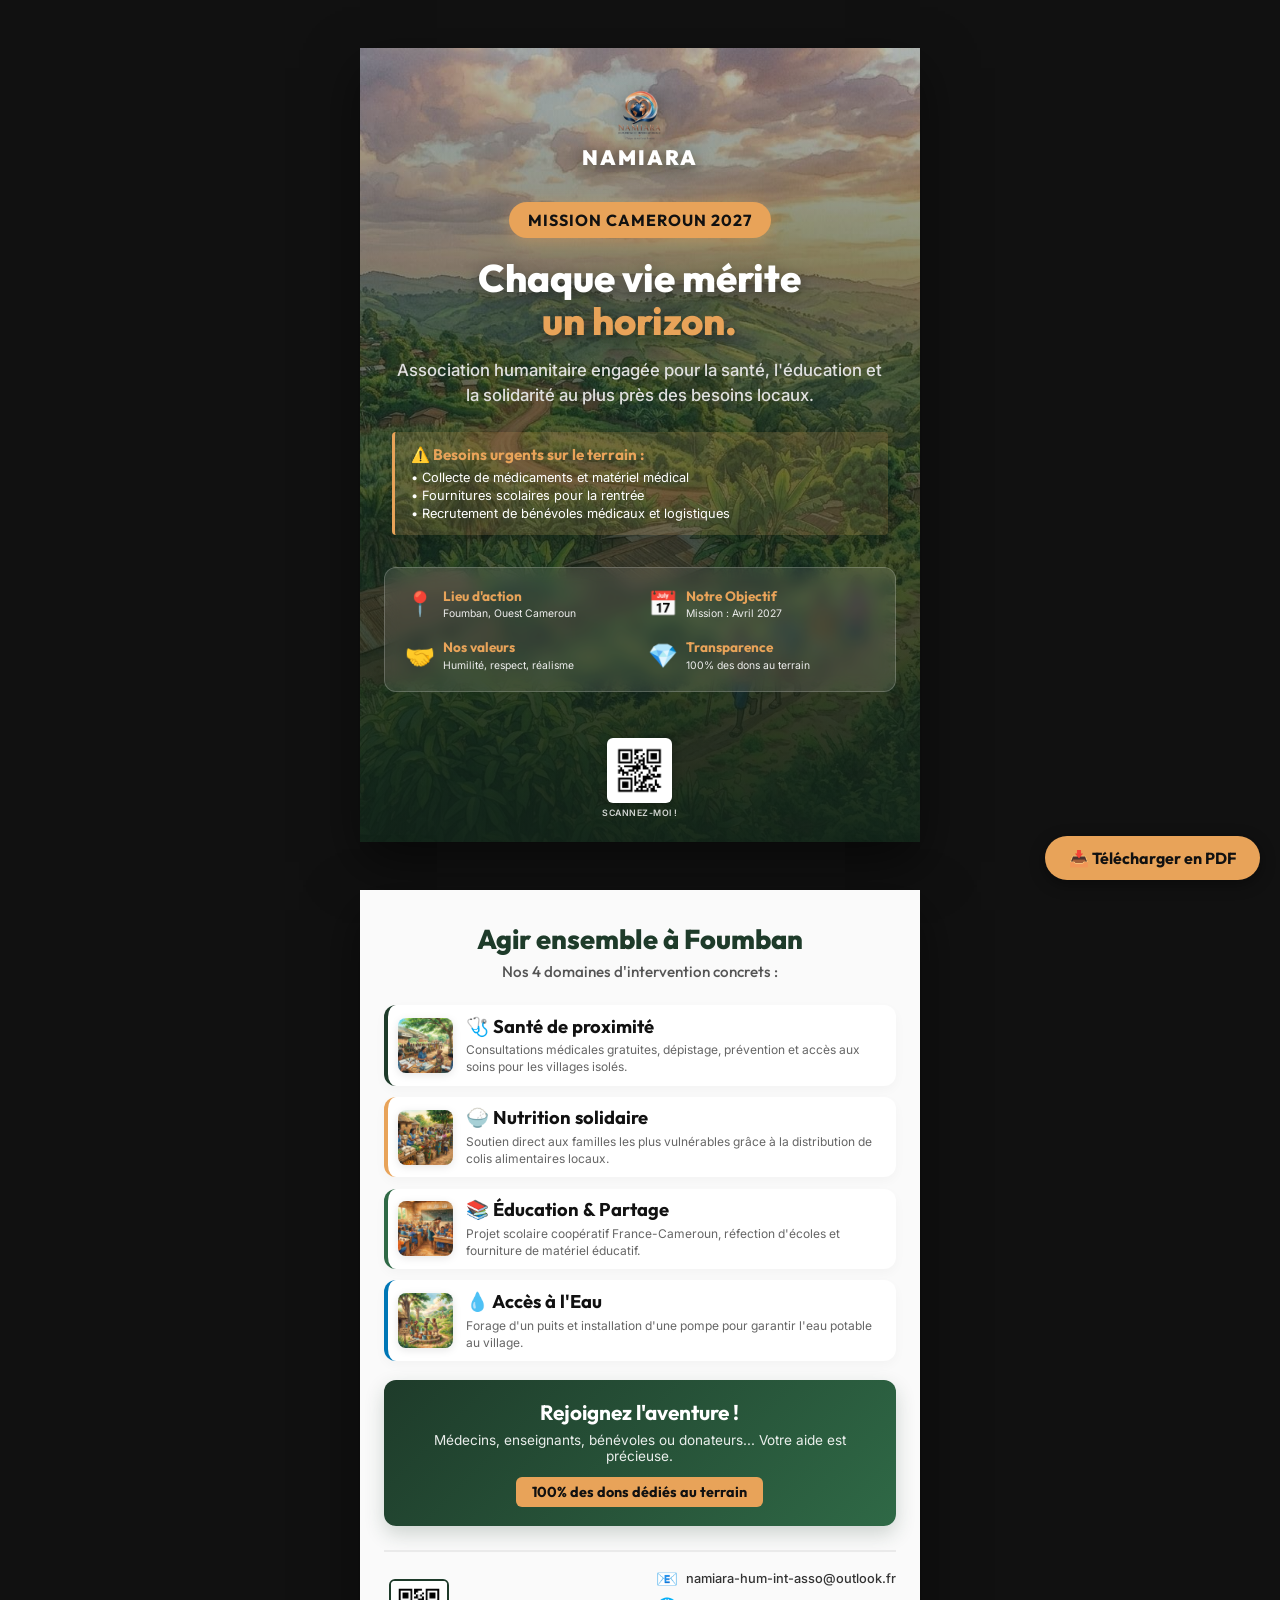
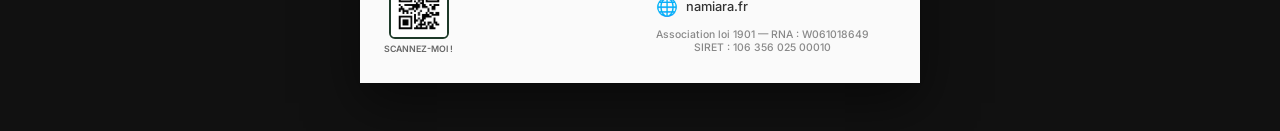
<file: flyer.html>
<!DOCTYPE html>
<html lang="fr">

<head>
  <meta charset="UTF-8">
  <meta name="viewport" content="width=device-width, initial-scale=1.0">
  <title>Flyer NAMIARA - Recto Verso</title>
  <link
    href="https://fonts.googleapis.com/css2?family=Outfit:wght@400;600;700;900&family=Inter:wght@400;500;600&display=swap"
    rel="stylesheet">
  <style>
    /* =======================================================
       RESET & BASE 
       ======================================================= */
    * {
      box-sizing: border-box;
      margin: 0;
      padding: 0;
      -webkit-print-color-adjust: exact !important;
      print-color-adjust: exact !important;
    }

    body {
      font-family: 'Inter', sans-serif;
      background: #111;
      color: #333;
      display: flex;
      flex-direction: column;
      align-items: center;
      padding: 3rem;
      gap: 3rem;
    }

    /* Print settings for A5 */
    @page {
      size: A5;
      margin: 0;
    }

    .page {
      width: 148mm;
      height: 210mm;
      background: #fff;
      position: relative;
      overflow: hidden;
      box-shadow: 0 20px 50px rgba(0, 0, 0, 0.5);
      display: flex;
      flex-direction: column;
    }

    @media print {
      body {
        background: none;
        padding: 0;
        gap: 0;
        display: block;
      }

      .page {
        box-shadow: none;
        page-break-after: always;
      }
    }

    /* Floating PDF Button */
    .pdf-btn {
      position: fixed;
      bottom: 20px;
      right: 20px;
      background: #E8A359;
      color: #111;
      border: none;
      padding: 12px 24px;
      border-radius: 50px;
      font-family: 'Outfit', sans-serif;
      font-weight: 700;
      font-size: 1rem;
      cursor: pointer;
      box-shadow: 0 4px 15px rgba(0, 0, 0, 0.4);
      z-index: 1000;
      transition: all 0.3s ease;
      display: flex;
      align-items: center;
      gap: 8px;
    }

    .pdf-btn:hover {
      transform: translateY(-3px);
      box-shadow: 0 6px 20px rgba(232, 163, 89, 0.6);
      background: #f0b576;
    }

    @media print {
      .pdf-btn {
        display: none !important;
      }
    }

    /* Utility */
    h1,
    h2,
    h3,
    h4,
    h5 {
      font-family: 'Outfit', sans-serif;
    }

    /* =======================================================
       PAGE 1: RECTO
       ======================================================= */
    .recto {
      /* Gradient plus couvrant pour que le texte soit lisible partout */
      background:
        linear-gradient(to bottom, rgba(17, 34, 24, 0.3) 0%, rgba(17, 34, 24, 0.6) 40%, rgba(17, 34, 24, 0.95) 100%),
        url('images/hero.jpg') center/cover no-repeat;
      color: white;
      justify-content: center;
      padding: 1.5rem;
      text-align: center;
      gap: 2rem;
    }

    .recto-logo-container {
      display: flex;
      flex-direction: column;
      align-items: center;
      gap: 0.2rem;
      margin-top: 1rem;
    }

    .recto-logo-container img {
      width: 50px;
      height: auto;
      filter: drop-shadow(0 4px 10px rgba(0, 0, 0, 0.4));
    }

    .recto-logo-container h2 {
      font-size: 1.3rem;
      letter-spacing: 2px;
      font-weight: 900;
      text-transform: uppercase;
      color: #fff;
      text-shadow: 0 4px 15px rgba(0, 0, 0, 0.6);
    }

    .recto-content {
      position: relative;
      z-index: 10;
    }

    .recto-badge {
      display: inline-block;
      background: #E8A359;
      /* Orange doux type Ghibli */
      color: #111;
      padding: 0.5rem 1.2rem;
      border-radius: 50px;
      font-family: 'Outfit', sans-serif;
      font-weight: 700;
      font-size: 1rem;
      text-transform: uppercase;
      letter-spacing: 1px;
      margin-bottom: 1.2rem;
      box-shadow: 0 4px 15px rgba(232, 163, 89, 0.4);
    }

    .recto h1 {
      font-size: 2.4rem;
      line-height: 1.1;
      font-weight: 800;
      margin-bottom: 1rem;
      text-shadow: 0 4px 15px rgba(0, 0, 0, 0.5);
    }

    .recto h1 .highlight {
      color: #E8A359;
    }

    .recto p.subtitle {
      font-size: 1.05rem;
      font-weight: 500;
      color: #e0e0e0;
      line-height: 1.5;
      padding: 0 0.5rem;
      margin-bottom: 1.5rem;
    }

    .recto-priorities {
      background: rgba(232, 163, 89, 0.15);
      border-left: 3px solid #E8A359;
      border-radius: 4px;
      padding: 0.8rem 1rem;
      text-align: left;
      margin: 0 0.5rem 1.5rem 0.5rem;
      box-shadow: 0 4px 15px rgba(0, 0, 0, 0.2);
    }

    .recto-priorities strong {
      display: block;
      color: #E8A359;
      font-family: 'Outfit', sans-serif;
      font-size: 0.95rem;
      margin-bottom: 0.3rem;
    }

    .recto-priorities p {
      font-size: 0.8rem;
      color: #fff;
      line-height: 1.4;
    }

    .recto-info-box {
      margin-top: 2rem;
      background: rgba(255, 255, 255, 0.1);
      backdrop-filter: blur(8px);
      -webkit-backdrop-filter: blur(8px);
      border: 1px solid rgba(255, 255, 255, 0.2);
      border-radius: 12px;
      padding: 1.2rem;
      display: grid;
      grid-template-columns: 1fr 1fr;
      gap: 1.2rem 1rem;
      text-align: left;
    }

    .info-item {
      display: flex;
      align-items: center;
      gap: 0.5rem;
      flex: 1;
    }

    .info-icon {
      font-size: 1.5rem;
    }

    .info-item p {
      font-size: 0.65rem;
      line-height: 1.3;
      color: #eee;
    }

    .info-item strong {
      display: block;
      font-size: 0.85rem;
      color: #E8A359;
      font-family: 'Outfit', sans-serif;
      margin-bottom: 0.1rem;
    }

    /* =======================================================
       PAGE 2: VERSO
       ======================================================= */
    .verso {
      padding: 2rem 1.5rem;
      background: #FAFAFA;
      justify-content: space-between;
    }

    .verso-header {
      text-align: center;
      margin-bottom: 1.5rem;
    }

    .verso-header h2 {
      font-size: 1.7rem;
      color: #1E3B2A;
      /* Vert sombre (green-main) */
      font-weight: 800;
      margin-bottom: 0.4rem;
    }

    .verso-header p {
      font-size: 0.95rem;
      color: #555;
      font-weight: 500;
      font-family: 'Outfit', sans-serif;
    }

    /* AXES GRID */
    .axes-grid {
      display: flex;
      flex-direction: column;
      gap: 0.7rem;
      margin-bottom: 1.2rem;
    }

    .axe-card {
      display: flex;
      align-items: center;
      gap: 0.8rem;
      background: #FFFFFF;
      padding: 0.6rem;
      border-radius: 12px;
      box-shadow: 0 4px 12px rgba(0, 0, 0, 0.03);
      border-left: 4px solid #1E3B2A;
      position: relative;
      overflow: hidden;
    }

    .axe-card.nutrition {
      border-left-color: #E8A359;
    }

    .axe-card.education {
      border-left-color: #2F6946;
    }
    
    .axe-card.eau {
      border-left-color: #0077b6;
    }

    /* Vert plus vif */

    .axe-img {
      width: 55px;
      height: 55px;
      border-radius: 8px;
      object-fit: cover;
      flex-shrink: 0;
      box-shadow: 0 2px 8px rgba(0, 0, 0, 0.1);
    }

    .axe-text {
      flex: 1;
    }

    .axe-text h3 {
      font-size: 1.15rem;
      color: #111;
      margin-bottom: 0.3rem;
    }

    .axe-text p {
      font-size: 0.75rem;
      color: #666;
      line-height: 1.4;
    }

    /* CALL TO ACTION */
    .cta-box {
      background: linear-gradient(135deg, #1E3B2A 0%, #2F6946 100%);
      color: white;
      border-radius: 12px;
      padding: 1.2rem;
      text-align: center;
      margin-bottom: 1.5rem;
      box-shadow: 0 8px 20px rgba(30, 59, 42, 0.2);
    }

    .cta-box h3 {
      font-size: 1.3rem;
      font-weight: 700;
      margin-bottom: 0.4rem;
    }

    .cta-box p {
      font-size: 0.85rem;
      color: rgba(255, 255, 255, 0.9);
      margin-bottom: 0.8rem;
    }

    .cta-box .badge {
      display: inline-block;
      background: #E8A359;
      color: #111;
      padding: 0.4rem 1rem;
      border-radius: 6px;
      font-weight: 700;
      font-size: 0.9rem;
      font-family: 'Outfit', sans-serif;
    }

    /* FOOTER / CONTACT */
    .verso-footer {
      display: flex;
      justify-content: center;
      align-items: center;
      border-top: 2px solid #EAEAEA;
      padding-top: 1rem;
      text-align: center;
    }

    .contact-list {
      font-size: 0.8rem;
      display: flex;
      flex-direction: column;
      gap: 0.4rem;
    }

    .contact-list p {
      display: flex;
      align-items: center;
      gap: 0.5rem;
      color: #333;
      font-weight: 500;
    }

    .contact-list span.icon {
      font-size: 1.1rem;
    }

    .qr-box {
      display: flex;
      flex-direction: column;
      align-items: center;
      gap: 0.3rem;
    }

    .qr-placeholder {
      width: 60px;
      height: 60px;
      background: #fff;
      border: 2px solid #1E3B2A;
      border-radius: 6px;
      display: flex;
      align-items: center;
      justify-content: center;
      font-family: 'Outfit', sans-serif;
      font-weight: 700;
      font-size: 0.7rem;
      color: #1E3B2A;
      text-align: center;
    }

    .qr-text {
      font-size: 0.6rem;
      color: #666;
      font-weight: 600;
      text-transform: uppercase;
    }

    /* QR Code — Recto (centré en bas) */
    .recto-qr {
      display: flex;
      flex-direction: column;
      align-items: center;
      gap: 0.25rem;
      margin-top: auto;
      padding-top: 0.5rem;
    }

    .recto-qr img {
      width: 65px;
      height: 65px;
      border-radius: 6px;
      background: white;
      padding: 3px;
      box-shadow: 0 2px 10px rgba(0, 0, 0, 0.3);
    }

    .recto-qr span {
      font-size: 0.55rem;
      color: rgba(255, 255, 255, 0.8);
      font-weight: 600;
      text-transform: uppercase;
      letter-spacing: 0.5px;
    }

    /* QR Code — Verso (bas gauche) */
    .verso-footer {
      display: flex;
      justify-content: space-between;
      align-items: flex-end;
      border-top: 2px solid #EAEAEA;
      padding-top: 1rem;
    }

    .verso-qr {
      display: flex;
      flex-direction: column;
      align-items: center;
      gap: 0.25rem;
    }

    .verso-qr img {
      width: 60px;
      height: 60px;
      border-radius: 6px;
      border: 2px solid #1E3B2A;
    }

    .verso-qr span {
      font-size: 0.55rem;
      color: #666;
      font-weight: 600;
      text-transform: uppercase;
    }
  </style>
</head>

<body>

  <!-- ==============================================
       PAGE 1 : RECTO
       ============================================== -->
  <div class="page recto">
    <div class="recto-logo-container">
      <img src="images/Logo namiara.png" alt="Logo NAMIARA">
      <h2>Namiara</h2>
    </div>

    <div class="recto-content">
      <div class="recto-badge">Mission Cameroun 2027</div>
      <h1>Chaque vie mérite <br><span class="highlight">un horizon.</span></h1>
      <p class="subtitle">
        Association humanitaire engagée pour la santé, l'éducation et la solidarité au plus près des besoins locaux.
      </p>

      <div class="recto-priorities">
        <strong>⚠️ Besoins urgents sur le terrain :</strong>
        <p>• Collecte de médicaments et matériel médical<br>• Fournitures scolaires pour la rentrée<br>• Recrutement de bénévoles médicaux et logistiques</p>
      </div>

      <div class="recto-info-box">
        <div class="info-item">
          <span class="info-icon">📍</span>
          <p><strong>Lieu d'action</strong>Foumban, Ouest Cameroun</p>
        </div>
        <div class="info-item">
          <span class="info-icon">📅</span>
          <p><strong>Notre Objectif</strong>Mission : Avril 2027</p>
        </div>
        <div class="info-item">
          <span class="info-icon">🤝</span>
          <p><strong>Nos valeurs</strong>Humilité, respect, réalisme</p>
        </div>
        <div class="info-item">
          <span class="info-icon">💎</span>
          <p><strong>Transparence</strong>100% des dons au terrain</p>
        </div>
      </div>
    </div>

    <!-- QR Code centré en bas -->
    <div class="recto-qr">
      <img src="images/qrcode.png" alt="QR Code NAMIARA">
      <span>Scannez-moi !</span>
    </div>
  </div>

  <!-- ==============================================
       PAGE 2 : VERSO
       ============================================== -->
  <div class="page verso">

    <div class="verso-header">
      <h2>Agir ensemble à Foumban</h2>
      <p>Nos 4 domaines d'intervention concrets :</p>
    </div>

    <!-- Domaines d'actions -->
    <div class="axes-grid">
      <!-- Santé -->
      <div class="axe-card">
        <img src="images/medical.jpg" alt="Santé" class="axe-img">
        <div class="axe-text">
          <h3>🩺 Santé de proximité</h3>
          <p>Consultations médicales gratuites, dépistage, prévention et accès aux soins pour les villages isolés.</p>
        </div>
      </div>

      <!-- Nutrition -->
      <div class="axe-card nutrition">
        <img src="images/food.jpg" alt="Nutrition" class="axe-img">
        <div class="axe-text">
          <h3>🍚 Nutrition solidaire</h3>
          <p>Soutien direct aux familles les plus vulnérables grâce à la distribution de colis alimentaires locaux.</p>
        </div>
      </div>

      <!-- Education -->
      <div class="axe-card education">
        <img src="images/school.jpg" alt="Education" class="axe-img">
        <div class="axe-text">
          <h3>📚 Éducation & Partage</h3>
          <p>Projet scolaire coopératif France-Cameroun, réfection d'écoles et fourniture de matériel éducatif.</p>
        </div>
      </div>

      <!-- Eau -->
      <div class="axe-card eau">
        <img src="images/water.jpg" alt="Eau" class="axe-img">
        <div class="axe-text">
          <h3>💧 Accès à l'Eau</h3>
          <p>Forage d'un puits et installation d'une pompe pour garantir l'eau potable au village.</p>
        </div>
      </div>
    </div>

    <!-- Call to action -->
    <div class="cta-box">
      <h3>Rejoignez l'aventure !</h3>
      <p>Médecins, enseignants, bénévoles ou donateurs... Votre aide est précieuse.</p>
      <div class="badge">100% des dons dédiés au terrain</div>
    </div>

    <!-- Contact & Footer -->
    <div class="verso-footer">
      <div class="verso-qr">
        <img src="images/qrcode.png" alt="QR Code NAMIARA">
        <span>Scannez-moi !</span>
      </div>
      <div class="contact-list">
        <p><span class="icon">📧</span> namiara-hum-int-asso@outlook.fr</p>
        <p><span class="icon">🌐</span> namiara.fr</p>
        <p style="font-size: 0.65rem; color: #888; margin-top: 0.3rem;">Association loi 1901 — RNA : W061018649<br>SIRET : 106 356 025 00010</p>
      </div>
    </div>
  </div>

  <!-- PDF Download Button -->
  <button class="pdf-btn" onclick="window.print()">
    📥 Télécharger en PDF
  </button>

</body>
</html>
</file>
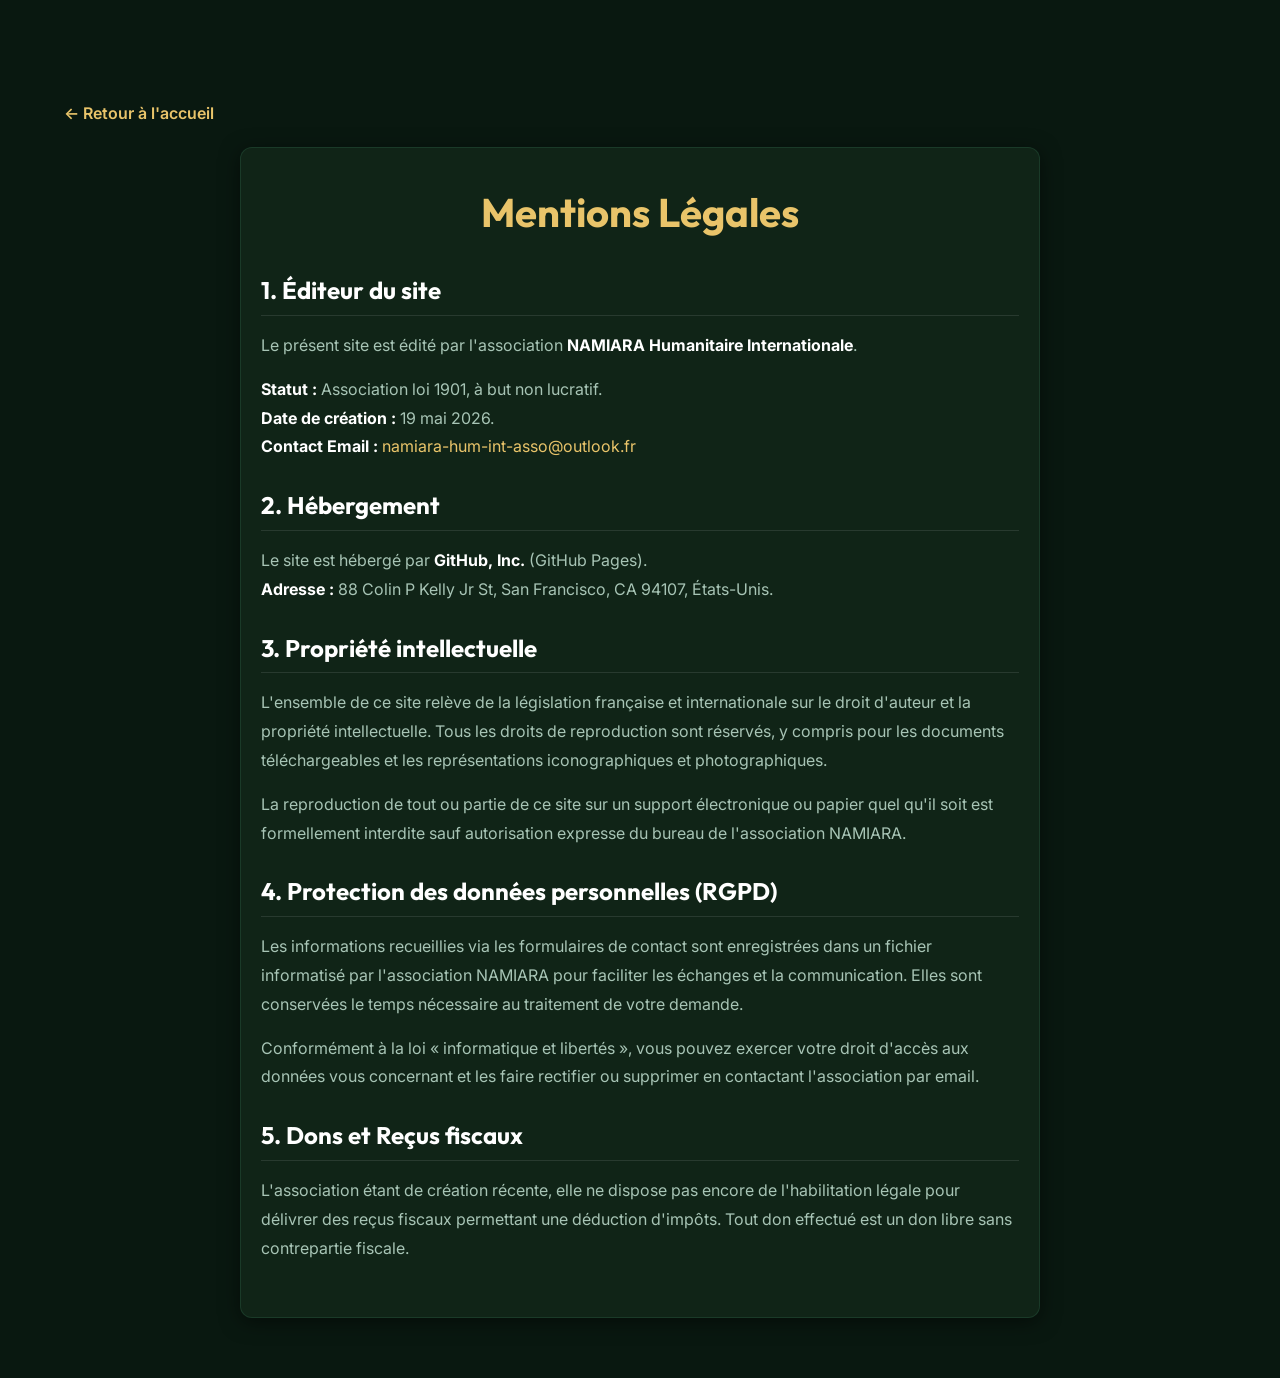
<file: mentions-legales.html>
<!DOCTYPE html>
<html lang="fr">

<head>
  <meta charset="UTF-8">
  <meta name="viewport" content="width=device-width, initial-scale=1.0">
  <title>Mentions Légales - NAMIARA</title>
  <link href="https://fonts.googleapis.com/css2?family=Outfit:wght@400;600;700;900&family=Inter:wght@400;500;600&display=swap" rel="stylesheet">
  <link rel="stylesheet" href="css/style.css">
  <style>
    body {
      background: var(--bg-dark);
      color: var(--text-primary);
      padding-top: 100px;
    }
    
    .legal-container {
      max-width: 800px;
      margin: 0 auto;
      padding: 40px 20px;
      background: var(--bg-card);
      border-radius: 12px;
      box-shadow: 0 4px 20px rgba(0, 0, 0, 0.5);
      border: 1px solid var(--border-subtle);
      margin-bottom: 60px;
    }

    .legal-container h1 {
      font-size: 2.5rem;
      margin-bottom: 40px;
      text-align: center;
      color: var(--gold);
    }

    .legal-container h2 {
      font-size: 1.5rem;
      margin-top: 30px;
      margin-bottom: 15px;
      color: #fff;
      border-bottom: 1px solid rgba(255, 255, 255, 0.1);
      padding-bottom: 10px;
    }

    .legal-container p {
      color: var(--text-secondary);
      line-height: 1.8;
      margin-bottom: 15px;
    }

    .legal-container strong {
      color: #fff;
    }

    .back-btn {
      display: inline-block;
      margin-bottom: 20px;
      color: var(--gold);
      text-decoration: none;
      font-weight: 600;
      transition: all 0.3s ease;
    }

    .back-btn:hover {
      opacity: 0.8;
      transform: translateX(-5px);
    }
  </style>
</head>

<body>

  <div class="container">
    <a href="index.html" class="back-btn">← Retour à l'accueil</a>
    
    <div class="legal-container">
      <h1>Mentions Légales</h1>

      <h2>1. Éditeur du site</h2>
      <p>Le présent site est édité par l'association <strong>NAMIARA Humanitaire Internationale</strong>.</p>
      <p>
        <strong>Statut :</strong> Association loi 1901, à but non lucratif.<br>
        <strong>Date de création :</strong> 19 mai 2026.<br>
        <strong>Contact Email :</strong> <a href="mailto:namiara-hum-int-asso@outlook.fr" style="color:var(--gold)">namiara-hum-int-asso@outlook.fr</a>
      </p>

      <h2>2. Hébergement</h2>
      <p>
        Le site est hébergé par <strong>GitHub, Inc.</strong> (GitHub Pages).<br>
        <strong>Adresse :</strong> 88 Colin P Kelly Jr St, San Francisco, CA 94107, États-Unis.
      </p>

      <h2>3. Propriété intellectuelle</h2>
      <p>
        L'ensemble de ce site relève de la législation française et internationale sur le droit d'auteur et la propriété intellectuelle. Tous les droits de reproduction sont réservés, y compris pour les documents téléchargeables et les représentations iconographiques et photographiques.
      </p>
      <p>
        La reproduction de tout ou partie de ce site sur un support électronique ou papier quel qu'il soit est formellement interdite sauf autorisation expresse du bureau de l'association NAMIARA.
      </p>

      <h2>4. Protection des données personnelles (RGPD)</h2>
      <p>
        Les informations recueillies via les formulaires de contact sont enregistrées dans un fichier informatisé par l'association NAMIARA pour faciliter les échanges et la communication. Elles sont conservées le temps nécessaire au traitement de votre demande.
      </p>
      <p>
        Conformément à la loi « informatique et libertés », vous pouvez exercer votre droit d'accès aux données vous concernant et les faire rectifier ou supprimer en contactant l'association par email.
      </p>

      <h2>5. Dons et Reçus fiscaux</h2>
      <p>
        L'association étant de création récente, elle ne dispose pas encore de l'habilitation légale pour délivrer des reçus fiscaux permettant une déduction d'impôts. Tout don effectué est un don libre sans contrepartie fiscale.
      </p>
    </div>
  </div>

</body>
</html>
</file>
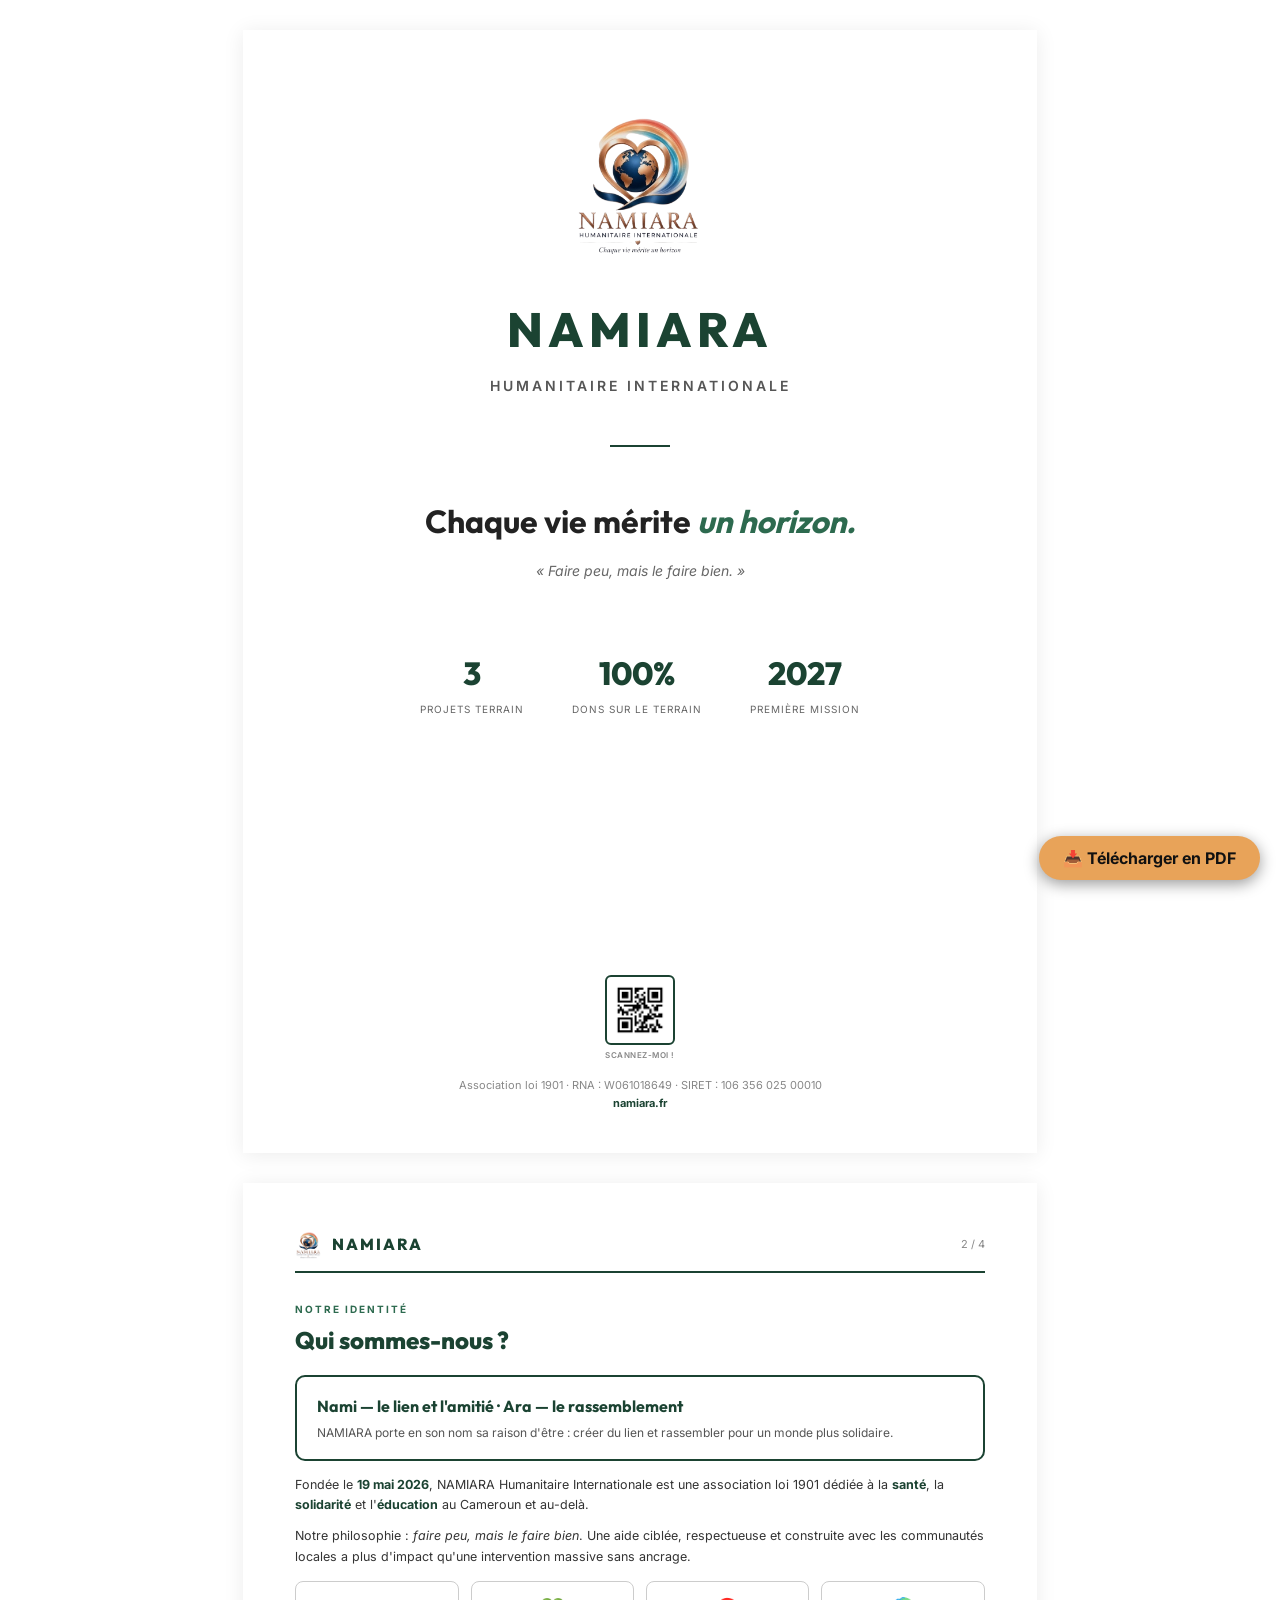
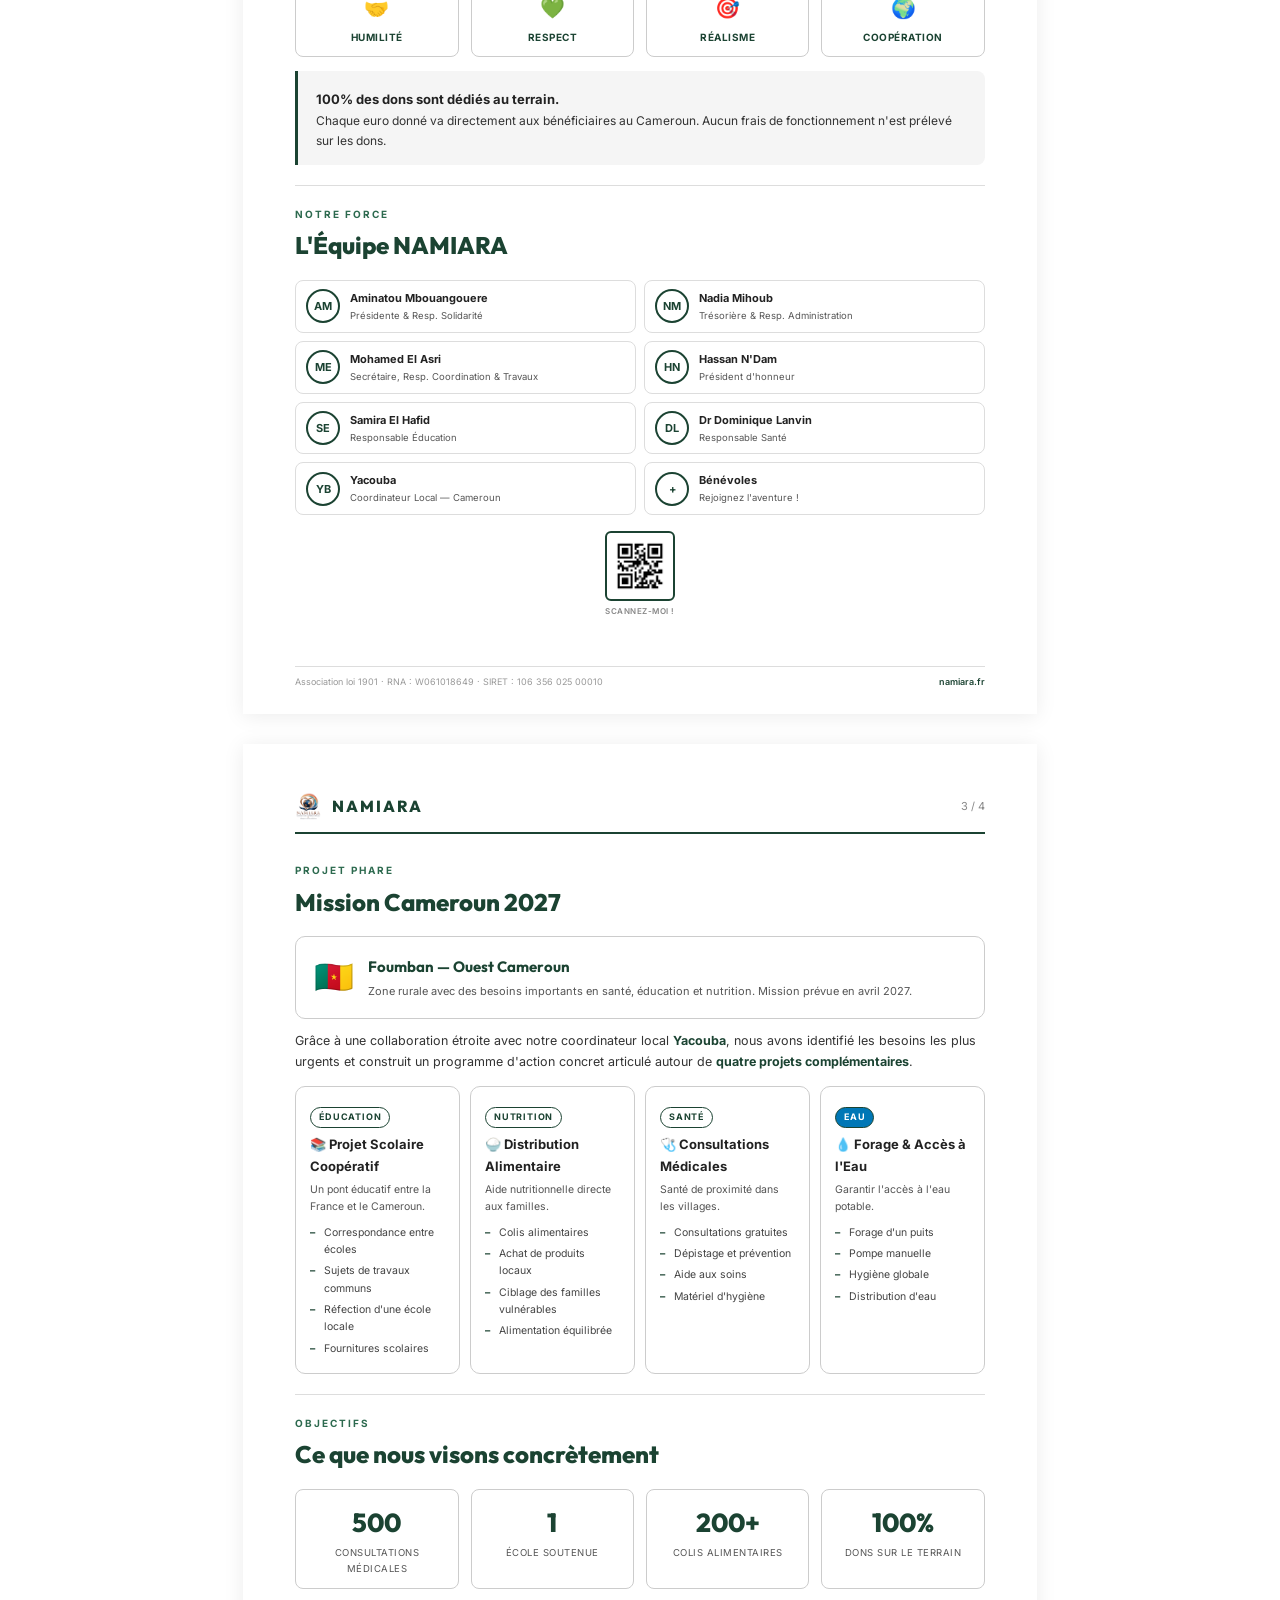
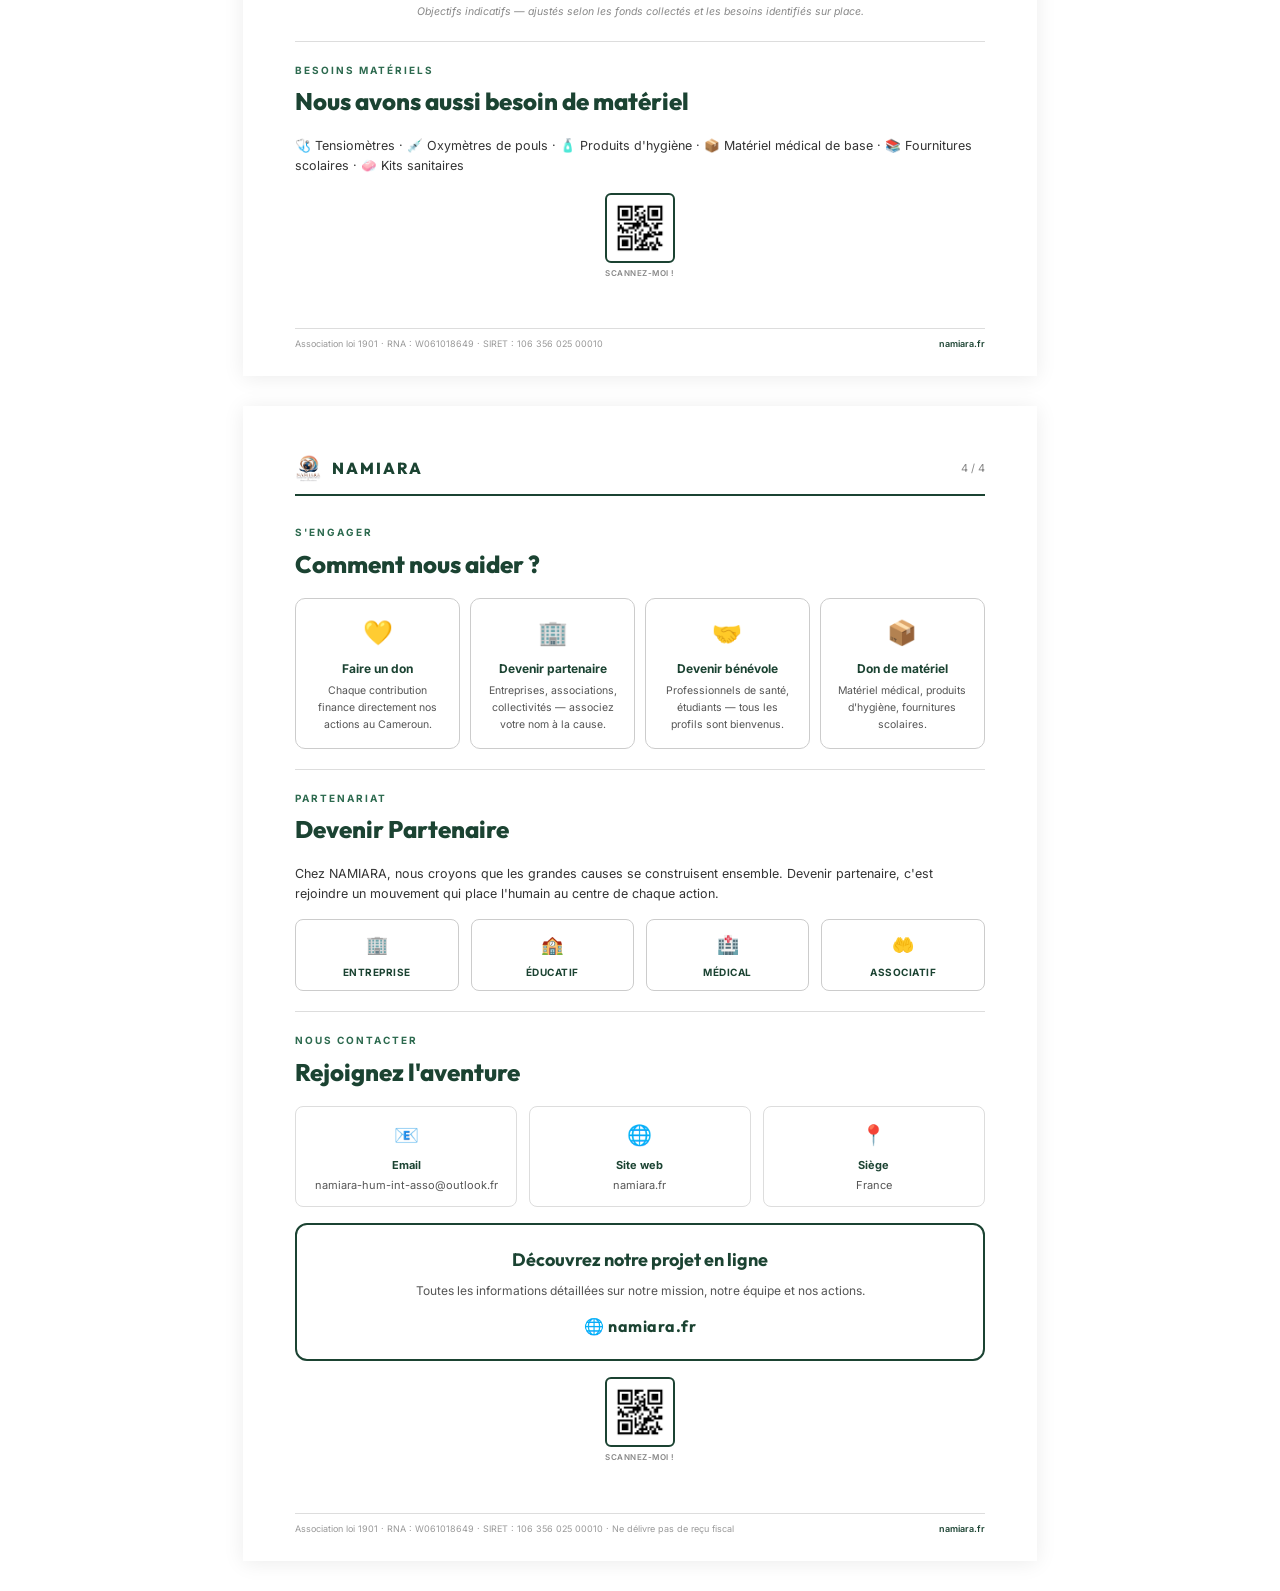
<file: plaquette.html>
<!DOCTYPE html>
<html lang="fr">

<head>
  <meta charset="UTF-8">
  <meta name="viewport" content="width=device-width, initial-scale=1.0">
  <title>NAMIARA — Plaquette de Présentation</title>
  <link
    href="https://fonts.googleapis.com/css2?family=Outfit:wght@400;600;700;800&family=Inter:wght@400;500;600&display=swap"
    rel="stylesheet">
  <style>
    @page {
      size: A4;
      margin: 0;
    }

    * {
      margin: 0;
      padding: 0;
      box-sizing: border-box;
      -webkit-print-color-adjust: exact !important;
      print-color-adjust: exact !important;
    }

    body {
      font-family: 'Inter', system-ui, sans-serif;
      color: #222;
      background: #fff;
      line-height: 1.65;
      -webkit-print-color-adjust: exact !important;
      print-color-adjust: exact !important;
    }

    .page {
      width: 210mm;
      min-height: 297mm;
      margin: 0 auto;
      position: relative;
      overflow: hidden;
      page-break-after: always;
      background: #fff;
      padding: 48px 52px 60px;
    }

    .page:last-child {
      page-break-after: avoid;
    }

    /* Floating PDF Button */
    .pdf-btn {
      position: fixed;
      bottom: 20px;
      right: 20px;
      background: #E8A359;
      color: #111;
      border: none;
      padding: 12px 24px;
      border-radius: 50px;
      font-family: 'Inter', sans-serif;
      font-weight: 700;
      font-size: 1rem;
      cursor: pointer;
      box-shadow: 0 4px 15px rgba(0, 0, 0, 0.4);
      z-index: 1000;
      transition: all 0.3s ease;
      display: flex;
      align-items: center;
      gap: 8px;
    }

    .pdf-btn:hover {
      transform: translateY(-3px);
      box-shadow: 0 6px 20px rgba(232, 163, 89, 0.6);
      background: #f0b576;
    }

    @media print {
      .pdf-btn {
        display: none !important;
      }
    }

    /* ===== HEADER BAR ===== */
    .page-header {
      display: flex;
      justify-content: space-between;
      align-items: center;
      margin-bottom: 28px;
      padding-bottom: 12px;
      border-bottom: 2px solid #1B4332;
    }

    .page-header .logo-row {
      display: flex;
      align-items: center;
      gap: 10px;
    }

    .page-header .logo-small {
      height: 28px;
      object-fit: contain;
    }

    .page-header .logo-text {
      font-family: 'Outfit', sans-serif;
      font-size: 16px;
      font-weight: 800;
      color: #1B4332;
      letter-spacing: 2px;
    }

    .page-header .page-num {
      font-size: 11px;
      color: #888;
    }

    /* ===== COVER ===== */
    .cover {
      display: flex;
      flex-direction: column;
      align-items: center;
      text-align: center;
      padding-top: 80px;
    }

    .cover .page-header {
      display: none;
    }

    .cover-logo {
      width: 140px;
      margin-bottom: 32px;
    }

    .cover h1 {
      font-family: 'Outfit', sans-serif;
      font-size: 48px;
      font-weight: 800;
      letter-spacing: 5px;
      color: #1B4332;
      margin-bottom: 4px;
    }

    .cover .subtitle {
      font-size: 14px;
      font-weight: 600;
      text-transform: uppercase;
      letter-spacing: 3px;
      color: #555;
      margin-bottom: 48px;
    }

    .cover .line {
      width: 60px;
      height: 2px;
      background: #1B4332;
      margin-bottom: 48px;
    }

    .cover .tagline {
      font-family: 'Outfit', sans-serif;
      font-size: 32px;
      font-weight: 700;
      color: #222;
      margin-bottom: 12px;
    }

    .cover .tagline em {
      font-style: italic;
      color: #2D6A4F;
    }

    .cover .philosophy {
      font-style: italic;
      font-size: 14px;
      color: #666;
      margin-bottom: 64px;
    }

    .cover-stats {
      display: flex;
      gap: 48px;
      margin-bottom: 40px;
    }

    .cover-stat {
      text-align: center;
    }

    .cover-stat .number {
      font-family: 'Outfit', sans-serif;
      font-size: 32px;
      font-weight: 800;
      color: #1B4332;
    }

    .cover-stat .label {
      font-size: 10px;
      text-transform: uppercase;
      letter-spacing: 1px;
      color: #666;
      margin-top: 2px;
    }

    .cover-footer {
      position: absolute;
      bottom: 40px;
      left: 0;
      right: 0;
      text-align: center;
      font-size: 11px;
      color: #888;
    }

    .cover-footer strong {
      color: #1B4332;
    }

    /* ===== TYPOGRAPHY ===== */
    .section-label {
      font-size: 10px;
      font-weight: 700;
      text-transform: uppercase;
      letter-spacing: 2px;
      color: #2D6A4F;
      margin-bottom: 4px;
    }

    h2 {
      font-family: 'Outfit', sans-serif;
      font-size: 24px;
      font-weight: 800;
      color: #1B4332;
      margin-bottom: 14px;
    }

    h3 {
      font-family: 'Outfit', sans-serif;
      font-size: 16px;
      font-weight: 700;
      color: #1B4332;
      margin-bottom: 6px;
    }

    p {
      font-size: 12.5px;
      color: #333;
      margin-bottom: 10px;
    }

    p strong {
      color: #1B4332;
    }

    /* ===== DIVIDERS ===== */
    .divider {
      height: 1px;
      background: #ddd;
      margin: 20px 0;
    }

    /* ===== VALUES ROW ===== */
    .values-row {
      display: flex;
      gap: 12px;
      margin: 14px 0;
    }

    .value-box {
      flex: 1;
      border: 1px solid #ccc;
      border-radius: 8px;
      padding: 10px 8px;
      text-align: center;
    }

    .value-box .icon {
      font-size: 20px;
      margin-bottom: 4px;
    }

    .value-box .name {
      font-size: 10px;
      font-weight: 700;
      color: #1B4332;
      text-transform: uppercase;
      letter-spacing: 0.5px;
    }

    /* ===== NAME MEANING ===== */
    .name-box {
      border: 2px solid #1B4332;
      border-radius: 10px;
      padding: 16px 20px;
      margin: 14px 0;
    }

    .name-box h3 {
      margin-bottom: 4px;
    }

    .name-box p {
      font-size: 12px;
      color: #555;
      margin: 0;
    }

    /* ===== HIGHLIGHT ===== */
    .highlight {
      background: #f5f5f5;
      border-left: 3px solid #1B4332;
      padding: 14px 18px;
      margin: 14px 0;
      border-radius: 0 8px 8px 0;
    }

    .highlight strong {
      font-size: 13px;
    }

    .highlight p {
      margin: 0;
      font-size: 12px;
    }

    /* ===== TEAM GRID ===== */
    .team-grid {
      display: grid;
      grid-template-columns: 1fr 1fr;
      gap: 8px;
      margin: 12px 0;
    }

    .team-member {
      display: flex;
      align-items: center;
      gap: 10px;
      padding: 8px 10px;
      border: 1px solid #ddd;
      border-radius: 8px;
    }

    .avatar {
      width: 34px;
      height: 34px;
      border-radius: 50%;
      border: 2px solid #1B4332;
      display: flex;
      align-items: center;
      justify-content: center;
      font-size: 11px;
      font-weight: 700;
      color: #1B4332;
      flex-shrink: 0;
    }

    .team-member h5 {
      font-size: 11px;
      color: #222;
      margin-bottom: 1px;
    }

    .team-member .role {
      font-size: 9.5px;
      color: #555;
    }

    /* ===== LOCATION ===== */
    .location-box {
      border: 1px solid #ccc;
      border-radius: 10px;
      padding: 14px 18px;
      margin: 12px 0;
      display: flex;
      align-items: center;
      gap: 14px;
    }

    .location-box .flag {
      font-size: 32px;
    }

    .location-box h4 {
      font-family: 'Outfit', sans-serif;
      font-size: 15px;
      color: #1B4332;
      margin-bottom: 2px;
    }

    .location-box p {
      font-size: 11px;
      color: #555;
      margin: 0;
    }

    /* ===== PROJECT CARDS ===== */
    .projects-row {
      display: flex;
      gap: 10px;
      margin: 14px 0;
    }

    .project-box {
      flex: 1;
      border: 1px solid #ccc;
      border-radius: 10px;
      padding: 14px;
    }

    .project-box .tag {
      display: inline-block;
      font-size: 9px;
      font-weight: 700;
      text-transform: uppercase;
      letter-spacing: 0.8px;
      padding: 2px 8px;
      border: 1px solid #1B4332;
      border-radius: 12px;
      color: #1B4332;
      margin-bottom: 6px;
    }

    .project-box h4 {
      font-size: 13px;
      color: #222;
      margin-bottom: 4px;
    }

    .project-box p {
      font-size: 10.5px;
      color: #555;
      margin-bottom: 6px;
    }

    .project-box ul {
      list-style: none;
    }

    .project-box ul li {
      font-size: 10.5px;
      color: #444;
      padding: 2px 0 2px 14px;
      position: relative;
    }

    .project-box ul li::before {
      content: '–';
      position: absolute;
      left: 0;
      color: #1B4332;
      font-weight: 700;
    }

    /* ===== OBJECTIVES ===== */
    .obj-row {
      display: flex;
      gap: 12px;
      margin: 14px 0;
    }

    .obj-box {
      flex: 1;
      text-align: center;
      border: 1px solid #ccc;
      border-radius: 8px;
      padding: 12px 8px;
    }

    .obj-box .num {
      font-family: 'Outfit', sans-serif;
      font-size: 26px;
      font-weight: 800;
      color: #1B4332;
    }

    .obj-box .lbl {
      font-size: 9.5px;
      color: #555;
      text-transform: uppercase;
      letter-spacing: 0.5px;
    }

    /* ===== HELP GRID ===== */
    .help-grid {
      display: flex;
      gap: 10px;
      margin: 14px 0;
    }

    .help-box {
      flex: 1;
      border: 1px solid #ccc;
      border-radius: 10px;
      padding: 14px;
      text-align: center;
    }

    .help-box .icon {
      font-size: 24px;
      margin-bottom: 6px;
    }

    .help-box h5 {
      font-size: 12px;
      color: #1B4332;
      margin-bottom: 3px;
    }

    .help-box p {
      font-size: 10.5px;
      color: #555;
      margin: 0;
    }

    /* ===== CONTACT ===== */
    .contact-row {
      display: flex;
      gap: 12px;
      margin: 12px 0;
    }

    .contact-item {
      flex: 1;
      text-align: center;
      padding: 12px;
      border: 1px solid #ddd;
      border-radius: 8px;
    }

    .contact-item .icon {
      font-size: 20px;
      margin-bottom: 4px;
    }

    .contact-item h5 {
      font-size: 11px;
      color: #1B4332;
      margin-bottom: 2px;
    }

    .contact-item p {
      font-size: 11px;
      color: #555;
      margin: 0;
    }

    /* ===== CTA BOX ===== */
    .cta-box {
      border: 2px solid #1B4332;
      border-radius: 12px;
      padding: 20px 24px;
      text-align: center;
      margin: 16px 0;
    }

    .cta-box h3 {
      font-size: 18px;
      margin-bottom: 6px;
    }

    .cta-box p {
      font-size: 12px;
      color: #555;
      margin-bottom: 12px;
    }

    .cta-box .url {
      font-family: 'Outfit', sans-serif;
      font-size: 16px;
      font-weight: 700;
      color: #1B4332;
      letter-spacing: 0.5px;
    }

    /* ===== PAGE FOOTER ===== */
    .page-footer {
      position: absolute;
      bottom: 24px;
      left: 52px;
      right: 52px;
      border-top: 1px solid #ddd;
      padding-top: 8px;
      display: flex;
      justify-content: space-between;
      font-size: 9px;
      color: #999;
    }

    .page-footer .site {
      color: #1B4332;
      font-weight: 600;
    }

    /* ===== QR CODE SECTION ===== */
    .page-qr {
      display: flex;
      flex-direction: column;
      align-items: center;
      gap: 4px;
      margin-top: 16px;
      margin-bottom: 36px;
    }

    .page-qr img {
      width: 70px;
      height: 70px;
      border-radius: 6px;
      border: 2px solid #1B4332;
      background: white;
      padding: 2px;
    }

    .page-qr span {
      font-size: 8px;
      color: #888;
      font-weight: 600;
      text-transform: uppercase;
      letter-spacing: 0.5px;
    }

    /* Cover QR - positioned above footer */
    .cover-qr {
      position: absolute;
      bottom: 90px;
      left: 0;
      right: 0;
      display: flex;
      flex-direction: column;
      align-items: center;
      gap: 4px;
    }

    .cover-qr img {
      width: 70px;
      height: 70px;
      border-radius: 6px;
      border: 2px solid #1B4332;
      background: white;
      padding: 2px;
    }

    .cover-qr span {
      font-size: 8px;
      color: #888;
      font-weight: 600;
      text-transform: uppercase;
      letter-spacing: 0.5px;
    }

    @media print {
      body {
        margin: 0;
      }

      .page {
        box-shadow: none;
        margin: 0;
      }
    }

    @media screen {
      .page {
        box-shadow: 0 2px 20px rgba(0, 0, 0, 0.08);
        margin: 30px auto;
      }
    }
  </style>
</head>

<body>

  <!-- =============== PAGE 1 — COUVERTURE =============== -->
  <div class="page cover">
    <img src="images/Logo namiara.png" alt="Logo NAMIARA" class="cover-logo">
    <h1>NAMIARA</h1>
    <div class="subtitle">Humanitaire Internationale</div>
    <div class="line"></div>
    <div class="tagline">Chaque vie mérite <em>un horizon.</em></div>
    <p class="philosophy">« Faire peu, mais le faire bien. »</p>

    <div class="cover-stats">
      <div class="cover-stat">
        <div class="number">3</div>
        <div class="label">Projets terrain</div>
      </div>
      <div class="cover-stat">
        <div class="number">100%</div>
        <div class="label">Dons sur le terrain</div>
      </div>
      <div class="cover-stat">
        <div class="number">2027</div>
        <div class="label">Première mission</div>
      </div>
    </div>

    <div class="cover-qr">
      <img src="images/qrcode.png" alt="QR Code NAMIARA">
      <span>Scannez-moi !</span>
    </div>

    <div class="cover-footer">
      Association loi 1901 · RNA : W061018649 · SIRET : 106 356 025 00010<br>
      <strong>namiara.fr</strong>
    </div>
  </div>

  <!-- =============== PAGE 2 — QUI SOMMES-NOUS =============== -->
  <div class="page">
    <div class="page-header">
      <div class="logo-row">
        <img src="images/Logo namiara.png" alt="NAMIARA" class="logo-small">
        <span class="logo-text">NAMIARA</span>
      </div>
      <span class="page-num">2 / 4</span>
    </div>

    <div class="section-label">Notre identité</div>
    <h2>Qui sommes-nous ?</h2>

    <div class="name-box">
      <h3>Nami — le lien et l'amitié · Ara — le rassemblement</h3>
      <p>NAMIARA porte en son nom sa raison d'être : créer du lien et rassembler pour un monde plus solidaire.</p>
    </div>

    <p>
      Fondée le <strong>19 mai 2026</strong>, NAMIARA Humanitaire Internationale est une association loi 1901 dédiée
      à la <strong>santé</strong>, la <strong>solidarité</strong> et l'<strong>éducation</strong> au Cameroun et
      au-delà.
    </p>
    <p>
      Notre philosophie : <em>faire peu, mais le faire bien</em>. Une aide ciblée, respectueuse et construite avec
      les communautés locales a plus d'impact qu'une intervention massive sans ancrage.
    </p>

    <div class="values-row">
      <div class="value-box">
        <div class="icon">🤝</div>
        <div class="name">Humilité</div>
      </div>
      <div class="value-box">
        <div class="icon">💚</div>
        <div class="name">Respect</div>
      </div>
      <div class="value-box">
        <div class="icon">🎯</div>
        <div class="name">Réalisme</div>
      </div>
      <div class="value-box">
        <div class="icon">🌍</div>
        <div class="name">Coopération</div>
      </div>
    </div>

    <div class="highlight">
      <strong>100% des dons sont dédiés au terrain.</strong>
      <p>Chaque euro donné va directement aux bénéficiaires au Cameroun. Aucun frais de fonctionnement n'est prélevé sur
        les dons.</p>
    </div>

    <div class="divider"></div>

    <div class="section-label">Notre force</div>
    <h2>L'Équipe NAMIARA</h2>

    <div class="team-grid">
      <div class="team-member">
        <div class="avatar">AM</div>
        <div>
          <h5>Aminatou Mbouangouere</h5>
          <div class="role">Présidente & Resp. Solidarité</div>
        </div>
      </div>
      <div class="team-member">
        <div class="avatar">NM</div>
        <div>
          <h5>Nadia Mihoub</h5>
          <div class="role">Trésorière & Resp. Administration</div>
        </div>
      </div>
      <div class="team-member">
        <div class="avatar">ME</div>
        <div>
          <h5>Mohamed El Asri</h5>
          <div class="role">Secrétaire, Resp. Coordination & Travaux</div>
        </div>
      </div>
      <div class="team-member">
        <div class="avatar">HN</div>
        <div>
          <h5>Hassan N'Dam</h5>
          <div class="role">Président d'honneur</div>
        </div>
      </div>
      <div class="team-member">
        <div class="avatar">SE</div>
        <div>
          <h5>Samira El Hafid</h5>
          <div class="role">Responsable Éducation</div>
        </div>
      </div>
      <div class="team-member">
        <div class="avatar">DL</div>
        <div>
          <h5>Dr Dominique Lanvin</h5>
          <div class="role">Responsable Santé</div>
        </div>
      </div>
      <div class="team-member">
        <div class="avatar">YB</div>
        <div>
          <h5>Yacouba</h5>
          <div class="role">Coordinateur Local — Cameroun</div>
        </div>
      </div>
      <div class="team-member">
        <div class="avatar">+</div>
        <div>
          <h5>Bénévoles</h5>
          <div class="role">Rejoignez l'aventure !</div>
        </div>
      </div>
    </div>

    <div class="page-qr">
      <img src="images/qrcode.png" alt="QR Code NAMIARA">
      <span>Scannez-moi !</span>
    </div>

    <div class="page-footer">
      <span>Association loi 1901 · RNA : W061018649 · SIRET : 106 356 025 00010</span>
      <span class="site">namiara.fr</span>
    </div>
  </div>

  <!-- =============== PAGE 3 — MISSION 2027 =============== -->
  <div class="page">
    <div class="page-header">
      <div class="logo-row">
        <img src="images/Logo namiara.png" alt="NAMIARA" class="logo-small">
        <span class="logo-text">NAMIARA</span>
      </div>
      <span class="page-num">3 / 4</span>
    </div>

    <div class="section-label">Projet phare</div>
    <h2>Mission Cameroun 2027</h2>

    <div class="location-box">
      <div class="flag">🇨🇲</div>
      <div>
        <h4>Foumban — Ouest Cameroun</h4>
        <p>Zone rurale avec des besoins importants en santé, éducation et nutrition. Mission prévue en avril 2027.</p>
      </div>
    </div>

    <p>
      Grâce à une collaboration étroite avec notre coordinateur local <strong>Yacouba</strong>, nous avons identifié
      les besoins les plus urgents et construit un programme d'action concret articulé autour de <strong>quatre
        projets complémentaires</strong>.
    </p>

    <div class="projects-row">
      <div class="project-box">
        <span class="tag">Éducation</span>
        <h4>📚 Projet Scolaire Coopératif</h4>
        <p>Un pont éducatif entre la France et le Cameroun.</p>
        <ul>
          <li>Correspondance entre écoles</li>
          <li>Sujets de travaux communs</li>
          <li>Réfection d'une école locale</li>
          <li>Fournitures scolaires</li>
        </ul>
      </div>
      <div class="project-box">
        <span class="tag">Nutrition</span>
        <h4>🍚 Distribution Alimentaire</h4>
        <p>Aide nutritionnelle directe aux familles.</p>
        <ul>
          <li>Colis alimentaires</li>
          <li>Achat de produits locaux</li>
          <li>Ciblage des familles vulnérables</li>
          <li>Alimentation équilibrée</li>
        </ul>
      </div>
      <div class="project-box">
        <span class="tag">Santé</span>
        <h4>🩺 Consultations Médicales</h4>
        <p>Santé de proximité dans les villages.</p>
        <ul>
          <li>Consultations gratuites</li>
          <li>Dépistage et prévention</li>
          <li>Aide aux soins</li>
          <li>Matériel d'hygiène</li>
        </ul>
      </div>
      <div class="project-box">
        <span class="tag" style="background: #0077b6; color: white;">Eau</span>
        <h4>💧 Forage & Accès à l'Eau</h4>
        <p>Garantir l'accès à l'eau potable.</p>
        <ul>
          <li>Forage d'un puits</li>
          <li>Pompe manuelle</li>
          <li>Hygiène globale</li>
          <li>Distribution d'eau</li>
        </ul>
      </div>
    </div>

    <div class="divider"></div>

    <div class="section-label">Objectifs</div>
    <h2>Ce que nous visons concrètement</h2>

    <div class="obj-row">
      <div class="obj-box">
        <div class="num">500</div>
        <div class="lbl">Consultations médicales</div>
      </div>
      <div class="obj-box">
        <div class="num">1</div>
        <div class="lbl">École soutenue</div>
      </div>
      <div class="obj-box">
        <div class="num">200+</div>
        <div class="lbl">Colis alimentaires</div>
      </div>
      <div class="obj-box">
        <div class="num">100%</div>
        <div class="lbl">Dons sur le terrain</div>
      </div>
    </div>

    <p style="font-size: 10.5px; color: #888; text-align: center;">
      <em>Objectifs indicatifs — ajustés selon les fonds collectés et les besoins identifiés sur place.</em>
    </p>

    <div class="divider"></div>

    <div class="section-label">Besoins matériels</div>
    <h2>Nous avons aussi besoin de matériel</h2>
    <p>
      🩺 Tensiomètres · 💉 Oxymètres de pouls · 🧴 Produits d'hygiène · 📦 Matériel médical de base · 📚 Fournitures
      scolaires · 🧼 Kits sanitaires
    </p>

    <div class="page-qr">
      <img src="images/qrcode.png" alt="QR Code NAMIARA">
      <span>Scannez-moi !</span>
    </div>

    <div class="page-footer">
      <span>Association loi 1901 · RNA : W061018649 · SIRET : 106 356 025 00010</span>
      <span class="site">namiara.fr</span>
    </div>
  </div>

  <!-- =============== PAGE 4 — AIDER + CONTACT =============== -->
  <div class="page">
    <div class="page-header">
      <div class="logo-row">
        <img src="images/Logo namiara.png" alt="NAMIARA" class="logo-small">
        <span class="logo-text">NAMIARA</span>
      </div>
      <span class="page-num">4 / 4</span>
    </div>

    <div class="section-label">S'engager</div>
    <h2>Comment nous aider ?</h2>

    <div class="help-grid">
      <div class="help-box">
        <div class="icon">💛</div>
        <h5>Faire un don</h5>
        <p>Chaque contribution finance directement nos actions au Cameroun.</p>
      </div>
      <div class="help-box">
        <div class="icon">🏢</div>
        <h5>Devenir partenaire</h5>
        <p>Entreprises, associations, collectivités — associez votre nom à la cause.</p>
      </div>
      <div class="help-box">
        <div class="icon">🤝</div>
        <h5>Devenir bénévole</h5>
        <p>Professionnels de santé, étudiants — tous les profils sont bienvenus.</p>
      </div>
      <div class="help-box">
        <div class="icon">📦</div>
        <h5>Don de matériel</h5>
        <p>Matériel médical, produits d'hygiène, fournitures scolaires.</p>
      </div>
    </div>

    <div class="divider"></div>

    <div class="section-label">Partenariat</div>
    <h2>Devenir Partenaire</h2>

    <p>Chez NAMIARA, nous croyons que les grandes causes se construisent ensemble. Devenir partenaire, c'est rejoindre
      un mouvement qui place l'humain au centre de chaque action.</p>

    <div class="values-row">
      <div class="value-box">
        <div class="icon" style="font-size: 18px;">🏢</div>
        <div class="name">Entreprise</div>
      </div>
      <div class="value-box">
        <div class="icon" style="font-size: 18px;">🏫</div>
        <div class="name">Éducatif</div>
      </div>
      <div class="value-box">
        <div class="icon" style="font-size: 18px;">🏥</div>
        <div class="name">Médical</div>
      </div>
      <div class="value-box">
        <div class="icon" style="font-size: 18px;">🤲</div>
        <div class="name">Associatif</div>
      </div>
    </div>

    <div class="divider"></div>

    <div class="section-label">Nous contacter</div>
    <h2>Rejoignez l'aventure</h2>

    <div class="contact-row">
      <div class="contact-item">
        <div class="icon">📧</div>
        <h5>Email</h5>
        <p>namiara-hum-int-asso@outlook.fr</p>
      </div>
      <div class="contact-item">
        <div class="icon">🌐</div>
        <h5>Site web</h5>
        <p>namiara.fr</p>
      </div>
      <div class="contact-item">
        <div class="icon">📍</div>
        <h5>Siège</h5>
        <p>France</p>
      </div>
    </div>

    <div class="cta-box">
      <h3>Découvrez notre projet en ligne</h3>
      <p>Toutes les informations détaillées sur notre mission, notre équipe et nos actions.</p>
      <div class="url">🌐 namiara.fr</div>
    </div>

    <div class="page-qr">
      <img src="images/qrcode.png" alt="QR Code NAMIARA">
      <span>Scannez-moi !</span>
    </div>

    <div class="page-footer">
      <span>Association loi 1901 · RNA : W061018649 · SIRET : 106 356 025 00010 · Ne délivre pas de reçu fiscal</span>
      <span class="site">namiara.fr</span>
    </div>
  </div>
  </div>

  <!-- PDF Download Button -->
  <button class="pdf-btn" onclick="window.print()">
    📥 Télécharger en PDF
  </button>
</body>

</html>
</file>
<file: css/style.css>
/* ============================================================
   NAMIARA — Design System
   Humanitaire Internationale
   "Chaque vie mérite un horizon"
   ============================================================ */

/* --- Google Fonts --- */
@import url('https://fonts.googleapis.com/css2?family=Outfit:wght@300;400;500;600;700;800;900&family=Inter:wght@300;400;500;600;700&display=swap');

/* --- CSS Custom Properties --- */
:root {
  /* Primary palette */
  --green-deep: #1B4332;
  --green-main: #2D6A4F;
  --green-light: #40916C;
  --green-soft: #52B788;
  --green-pale: #95D5B2;

  /* Accent palette */
  --orange-main: #E76F51;
  --orange-light: #F4A261;
  --orange-pale: #FFD7BA;
  --gold: #E9C46A;

  /* Dark palette */
  --bg-dark: #091810;
  --bg-card: #102417;
  --bg-card-hover: #16301F;
  --bg-glass: rgba(16, 36, 23, 0.7);
  --bg-glass-light: rgba(45, 106, 79, 0.15);

  /* Text */
  --text-primary: #F0F7F4;
  --text-secondary: #A7C4B5;
  --text-muted: #6B9680;

  /* Borders */
  --border-subtle: rgba(82, 183, 136, 0.15);
  --border-glow: rgba(82, 183, 136, 0.3);

  /* Shadows */
  --shadow-sm: 0 2px 8px rgba(0, 0, 0, 0.3);
  --shadow-md: 0 8px 32px rgba(0, 0, 0, 0.4);
  --shadow-lg: 0 16px 64px rgba(0, 0, 0, 0.5);
  --shadow-glow: 0 0 40px rgba(45, 106, 79, 0.2);

  /* Layout */
  --max-width: 1200px;
  --nav-height: 72px;

  /* Transitions */
  --ease-smooth: cubic-bezier(0.22, 1, 0.36, 1);
  --ease-bounce: cubic-bezier(0.34, 1.56, 0.64, 1);
}

/* --- Reset & Base --- */
*,
*::before,
*::after {
  margin: 0;
  padding: 0;
  box-sizing: border-box;
}

html {
  scroll-behavior: smooth;
  scroll-padding-top: var(--nav-height);
  font-size: 16px;
}

body {
  font-family: 'Inter', system-ui, -apple-system, sans-serif;
  background: var(--bg-dark);
  color: var(--text-primary);
  line-height: 1.7;
  overflow-x: hidden;
  -webkit-font-smoothing: antialiased;
  -moz-osx-font-smoothing: grayscale;
}

h1,
h2,
h3,
h4,
h5,
h6 {
  font-family: 'Outfit', sans-serif;
  font-weight: 700;
  line-height: 1.2;
}

a {
  color: var(--green-soft);
  text-decoration: none;
  transition: color 0.3s var(--ease-smooth);
}

a:hover {
  color: var(--orange-light);
}

img {
  max-width: 100%;
  height: auto;
  display: block;
}

/* --- Utility Classes --- */
.container {
  max-width: var(--max-width);
  margin: 0 auto;
  padding: 0 24px;
}

.section-padding {
  padding: 120px 0;
}

.text-gradient {
  color: var(--green-soft);
  /* Fallback solid color */
}

.text-gradient-gold {
  color: var(--gold);
  /* Fallback solid color */
}

@supports (background-clip: text) or (-webkit-background-clip: text) {
  .text-gradient {
    background: linear-gradient(135deg, #52B788, #F4A261);
    -webkit-background-clip: text;
    -moz-background-clip: text;
    background-clip: text;
    -webkit-text-fill-color: transparent;
    color: transparent;
  }

  .text-gradient-gold {
    background: linear-gradient(135deg, #F4A261, #E9C46A);
    -webkit-background-clip: text;
    -moz-background-clip: text;
    background-clip: text;
    -webkit-text-fill-color: transparent;
    color: transparent;
  }
}

/* --- Animated Background Shapes --- */
.bg-shapes {
  position: fixed;
  top: 0;
  left: 0;
  width: 100%;
  height: 100%;
  pointer-events: none;
  z-index: 0;
  overflow: hidden;
}

.bg-shapes .shape {
  position: absolute;
  border-radius: 50%;
  filter: blur(100px);
  opacity: 0.08;
  animation: floatShape 20s ease-in-out infinite;
}

.bg-shapes .shape:nth-child(1) {
  width: 600px;
  height: 600px;
  background: var(--green-main);
  top: -10%;
  right: -10%;
  animation-delay: 0s;
}

.bg-shapes .shape:nth-child(2) {
  width: 400px;
  height: 400px;
  background: var(--orange-main);
  bottom: 20%;
  left: -5%;
  animation-delay: -7s;
}

.bg-shapes .shape:nth-child(3) {
  width: 500px;
  height: 500px;
  background: var(--green-soft);
  top: 50%;
  right: 20%;
  animation-delay: -14s;
}

@keyframes floatShape {

  0%,
  100% {
    transform: translate(0, 0) scale(1);
  }

  33% {
    transform: translate(30px, -40px) scale(1.05);
  }

  66% {
    transform: translate(-20px, 20px) scale(0.95);
  }
}

/* --- Navigation --- */
.navbar {
  position: fixed;
  top: 0;
  left: 0;
  width: 100%;
  height: var(--nav-height);
  z-index: 1000;
  transition: all 0.4s var(--ease-smooth);
  background: transparent;
}

.navbar.scrolled {
  background: rgba(6, 14, 9, 0.92);
  backdrop-filter: blur(20px);
  -webkit-backdrop-filter: blur(20px);
  border-bottom: 1px solid var(--border-subtle);
  box-shadow: var(--shadow-md);
}

.navbar .container {
  display: flex;
  align-items: center;
  justify-content: space-between;
  height: 100%;
}

.nav-logo {
  display: flex;
  align-items: center;
  gap: 12px;
  font-family: 'Outfit', sans-serif;
  font-weight: 800;
  font-size: 1.5rem;
  color: var(--text-primary);
  text-decoration: none;
}

.nav-logo .logo-img {
  width: 40px;
  height: 40px;
  border-radius: 10px;
  object-fit: contain;
  filter: drop-shadow(0 0 12px rgba(45, 106, 79, 0.3));
}

.nav-links {
  display: flex;
  align-items: center;
  gap: 8px;
  list-style: none;
}

.nav-links a {
  display: block;
  padding: 8px 16px;
  border-radius: 8px;
  font-size: 0.9rem;
  font-weight: 500;
  color: var(--text-secondary);
  text-decoration: none;
  transition: all 0.3s var(--ease-smooth);
  position: relative;
}

.nav-links a:hover,
.nav-links a.active {
  color: var(--text-primary);
  background: var(--bg-glass-light);
}

.nav-links a.active::after {
  content: '';
  position: absolute;
  bottom: 0;
  left: 50%;
  transform: translateX(-50%);
  width: 20px;
  height: 2px;
  background: var(--green-soft);
  border-radius: 2px;
}

.nav-cta {
  padding: 10px 24px !important;
  background: linear-gradient(135deg, var(--orange-main), var(--orange-light)) !important;
  color: #fff !important;
  border-radius: 8px !important;
  font-weight: 600 !important;
  box-shadow: 0 4px 20px rgba(231, 111, 81, 0.3);
  transition: all 0.3s var(--ease-smooth) !important;
}

.nav-cta:hover {
  transform: translateY(-2px);
  box-shadow: 0 8px 30px rgba(231, 111, 81, 0.5) !important;
}

/* Mobile menu toggle */
.nav-toggle {
  display: none;
  flex-direction: column;
  gap: 5px;
  cursor: pointer;
  padding: 8px;
  background: none;
  border: none;
  z-index: 1001;
}

.nav-toggle span {
  width: 24px;
  height: 2px;
  background: var(--text-primary);
  border-radius: 4px;
  transition: all 0.3s var(--ease-smooth);
}

.nav-toggle.active span:nth-child(1) {
  transform: rotate(45deg) translate(5px, 5px);
}

.nav-toggle.active span:nth-child(2) {
  opacity: 0;
}

.nav-toggle.active span:nth-child(3) {
  transform: rotate(-45deg) translate(5px, -5px);
}

/* --- Hero Section --- */
.hero {
  position: relative;
  min-height: 100vh;
  display: flex;
  align-items: center;
  overflow: hidden;
}

.hero-bg {
  position: absolute;
  inset: 0;
  z-index: 0;
}

.hero-bg img {
  width: 100%;
  height: 100%;
  object-fit: cover;
  filter: brightness(0.35);
}

.hero-bg::after {
  content: '';
  position: absolute;
  inset: 0;
  background: linear-gradient(to bottom,
      rgba(6, 14, 9, 0.3) 0%,
      rgba(6, 14, 9, 0.5) 50%,
      var(--bg-dark) 100%);
}

.hero-content {
  position: relative;
  z-index: 2;
  max-width: 800px;
}

.hero-badge {
  display: inline-flex;
  align-items: center;
  gap: 8px;
  padding: 8px 20px;
  background: var(--bg-glass);
  backdrop-filter: blur(10px);
  border: 1px solid var(--border-subtle);
  border-radius: 50px;
  font-size: 0.85rem;
  font-weight: 500;
  color: var(--green-soft);
  margin-bottom: 24px;
  animation: fadeInUp 0.8s var(--ease-smooth) both;
}

.hero-badge .pulse-dot {
  width: 8px;
  height: 8px;
  border-radius: 50%;
  background: var(--green-soft);
  animation: pulse 2s ease-in-out infinite;
}

.hero h1 {
  font-size: clamp(2.8rem, 6vw, 4.5rem);
  font-weight: 900;
  margin-bottom: 20px;
  letter-spacing: -0.02em;
  animation: fadeInUp 0.8s var(--ease-smooth) 0.1s both;
}

.hero h1 span {
  display: block;
}

.hero-subtitle {
  font-size: clamp(1.1rem, 2.5vw, 1.35rem);
  color: var(--text-secondary);
  margin-bottom: 16px;
  max-width: 600px;
  animation: fadeInUp 0.8s var(--ease-smooth) 0.2s both;
}

.hero-philosophy {
  font-size: 1rem;
  color: var(--text-muted);
  font-style: italic;
  margin-bottom: 40px;
  animation: fadeInUp 0.8s var(--ease-smooth) 0.3s both;
}

.hero-actions {
  display: flex;
  gap: 16px;
  flex-wrap: wrap;
  animation: fadeInUp 0.8s var(--ease-smooth) 0.4s both;
}

/* Scroll indicator */
.scroll-indicator {
  position: absolute;
  bottom: 40px;
  left: 50%;
  transform: translateX(-50%);
  z-index: 2;
  animation: fadeInUp 0.8s var(--ease-smooth) 0.6s both;
}

.scroll-indicator .mouse {
  width: 28px;
  height: 42px;
  border: 2px solid var(--text-muted);
  border-radius: 14px;
  display: flex;
  justify-content: center;
  padding-top: 8px;
}

.scroll-indicator .wheel {
  width: 4px;
  height: 8px;
  background: var(--green-soft);
  border-radius: 4px;
  animation: scroll 2s ease-in-out infinite;
}

@keyframes scroll {
  0% {
    opacity: 1;
    transform: translateY(0);
  }

  100% {
    opacity: 0;
    transform: translateY(12px);
  }
}

/* --- Buttons --- */
.btn {
  display: inline-flex;
  align-items: center;
  gap: 8px;
  padding: 14px 32px;
  border-radius: 8px;
  font-family: 'Outfit', sans-serif;
  font-weight: 600;
  font-size: 0.95rem;
  border: none;
  cursor: pointer;
  transition: all 0.3s var(--ease-smooth);
  text-decoration: none;
}

.btn-primary {
  background: linear-gradient(135deg, var(--green-main), var(--green-soft));
  color: #fff;
  box-shadow: 0 4px 20px rgba(45, 106, 79, 0.3);
}

.btn-primary:hover {
  transform: translateY(-3px);
  box-shadow: 0 8px 40px rgba(45, 106, 79, 0.5);
  color: #fff;
}

.btn-secondary {
  background: transparent;
  color: var(--text-primary);
  border: 1px solid var(--border-glow);
}

.btn-secondary:hover {
  background: var(--bg-glass-light);
  border-color: var(--green-soft);
  transform: translateY(-3px);
  color: var(--text-primary);
}

.btn-accent {
  background: linear-gradient(135deg, var(--orange-main), var(--orange-light));
  color: #fff;
  box-shadow: 0 4px 20px rgba(231, 111, 81, 0.3);
}

.btn-accent:hover {
  transform: translateY(-3px);
  box-shadow: 0 8px 40px rgba(231, 111, 81, 0.5);
  color: #fff;
}

/* --- Section Headers --- */
.section-header {
  text-align: center;
  max-width: 1100px;
  margin: 0 auto 56px;
}

.section-label {
  display: inline-flex;
  align-items: center;
  gap: 8px;
  font-size: 0.85rem;
  font-weight: 600;
  text-transform: uppercase;
  letter-spacing: 0.12em;
  color: var(--green-soft);
  margin-bottom: 8px;
}

.section-label::before,
.section-label::after {
  content: '';
  width: 24px;
  height: 1px;
  background: var(--green-soft);
  opacity: 0.5;
}

.section-header h2 {
  font-size: clamp(2rem, 4vw, 3rem);
  margin-bottom: 12px;
  letter-spacing: -0.02em;
}

.section-header p {
  color: var(--text-secondary);
  font-size: 1.1rem;
}

/* --- About / Qui sommes-nous --- */
.about-grid {
  display: grid;
  grid-template-columns: 1fr 1fr;
  gap: 64px;
  align-items: center;
}

.about-image {
  position: relative;
  border-radius: 24px;
  overflow: hidden;
  box-shadow: var(--shadow-lg);
}

.about-image img {
  width: 100%;
  height: 400px;
  object-fit: cover;
  transition: transform 0.6s var(--ease-smooth);
}

.about-image:hover img {
  transform: scale(1.05);
}

.about-image::after {
  content: '';
  position: absolute;
  inset: 0;
  border: 1px solid var(--border-subtle);
  border-radius: 24px;
  pointer-events: none;
}

.about-text h3 {
  font-size: 1.6rem;
  margin-bottom: 20px;
}

.about-text p {
  color: var(--text-secondary);
  margin-bottom: 16px;
  line-height: 1.8;
}

.values-grid {
  display: grid;
  grid-template-columns: 1fr 1fr;
  gap: 16px;
  margin-top: 32px;
}

.value-item {
  display: flex;
  align-items: center;
  gap: 12px;
  padding: 16px;
  background: var(--bg-card);
  border: 1px solid var(--border-subtle);
  border-radius: 12px;
  transition: all 0.3s var(--ease-smooth);
}

.value-item:hover {
  background: var(--bg-card-hover);
  border-color: var(--border-glow);
  transform: translateY(-2px);
}

.value-icon {
  width: 40px;
  height: 40px;
  border-radius: 10px;
  background: var(--bg-glass-light);
  display: flex;
  align-items: center;
  justify-content: center;
  font-size: 1.2rem;
  flex-shrink: 0;
}

.value-item span {
  font-weight: 500;
  font-size: 0.9rem;
}

/* --- Stats Bar --- */
.stats-bar {
  background: transparent;
  border-top: 1px solid var(--border-subtle);
  border-bottom: 1px solid var(--border-subtle);
  padding: 48px 0;
}

.stats-grid {
  display: grid;
  grid-template-columns: repeat(4, 1fr);
  gap: 32px;
  text-align: center;
}

.stat-item {
  position: relative;
}

.stat-item::after {
  content: '';
  position: absolute;
  right: 0;
  top: 50%;
  transform: translateY(-50%);
  width: 1px;
  height: 40px;
  background: var(--border-subtle);
}

.stat-item:last-child::after {
  display: none;
}

.stat-number {
  font-family: 'Outfit', sans-serif;
  font-size: 2.5rem;
  font-weight: 800;
  color: var(--green-soft);
  line-height: 1;
  margin-bottom: 4px;
}

.stat-label {
  font-size: 0.85rem;
  color: var(--text-muted);
  text-transform: uppercase;
  letter-spacing: 0.08em;
}

/* --- Team Section --- */
.team-grid {
  display: grid;
  grid-template-columns: repeat(auto-fit, minmax(260px, 1fr));
  gap: 32px;
}

.team-card {
  background: var(--bg-card);
  border: 1px solid var(--border-subtle);
  border-radius: 20px;
  padding: 32px;
  text-align: center;
  transition: all 0.4s var(--ease-smooth);
  position: relative;
  overflow: hidden;
}

.team-card::before {
  content: '';
  position: absolute;
  top: 0;
  left: 0;
  right: 0;
  height: 4px;
  background: linear-gradient(90deg, var(--green-main), var(--green-soft));
  transform: scaleX(0);
  transition: transform 0.4s var(--ease-smooth);
}

.team-card:hover {
  transform: translateY(-8px);
  border-color: var(--border-glow);
  box-shadow: var(--shadow-glow);
}

.team-card:hover::before {
  transform: scaleX(1);
}

.team-avatar {
  width: 100px;
  height: 100px;
  border-radius: 50%;
  margin: 0 auto 20px;
  overflow: hidden;
  border: 3px solid var(--border-glow);
  box-shadow: 0 0 20px rgba(82, 183, 136, 0.15);
}

.team-avatar img {
  width: 100%;
  height: 100%;
  object-fit: cover;
}

.team-avatar-placeholder {
  width: 100%;
  height: 100%;
  background: linear-gradient(135deg, var(--green-main), var(--green-soft));
  display: flex;
  align-items: center;
  justify-content: center;
  font-size: 2rem;
  font-family: 'Outfit', sans-serif;
  font-weight: 700;
  color: #fff;
}

.team-card h4 {
  font-size: 1.15rem;
  margin-bottom: 4px;
}

.team-role {
  font-size: 0.85rem;
  color: var(--orange-light);
  font-weight: 500;
  margin-bottom: 12px;
}

.team-card p {
  font-size: 0.9rem;
  color: var(--text-muted);
  line-height: 1.6;
}

/* --- Mission / Projects Section --- */
.mission-intro {
  display: grid;
  grid-template-columns: 1fr 1fr;
  gap: 64px;
  align-items: center;
  margin-bottom: 80px;
}

.mission-map {
  position: relative;
  border-radius: 24px;
  overflow: hidden;
  box-shadow: var(--shadow-lg);
}

.mission-map img {
  width: 100%;
  height: 350px;
  object-fit: cover;
}

.mission-map .location-badge {
  position: absolute;
  bottom: 20px;
  left: 20px;
  padding: 10px 20px;
  background: var(--bg-glass);
  backdrop-filter: blur(10px);
  border: 1px solid var(--border-subtle);
  border-radius: 50px;
  font-size: 0.85rem;
  font-weight: 600;
  color: var(--text-primary);
  display: flex;
  align-items: center;
  gap: 8px;
}

.mission-text h3 {
  font-size: 1.8rem;
  margin-bottom: 20px;
}

.mission-text p {
  color: var(--text-secondary);
  margin-bottom: 16px;
  line-height: 1.8;
}

.projects-grid {
  display: grid;
  grid-template-columns: repeat(2, 1fr);
  gap: 32px;
}

.project-card {
  background: var(--bg-card);
  border: 1px solid var(--border-subtle);
  border-radius: 20px;
  overflow: hidden;
  transition: all 0.4s var(--ease-smooth);
  position: relative;
}

.project-card:hover {
  transform: translateY(-8px);
  border-color: var(--border-glow);
  box-shadow: var(--shadow-glow);
}

.project-image {
  position: relative;
  height: 220px;
  overflow: hidden;
}

.project-image img {
  width: 100%;
  height: 100%;
  object-fit: cover;
  transition: transform 0.6s var(--ease-smooth);
}

.project-card:hover .project-image img {
  transform: scale(1.08);
}

.project-image .project-tag {
  position: absolute;
  top: 16px;
  left: 16px;
  padding: 6px 14px;
  border-radius: 50px;
  font-size: 0.75rem;
  font-weight: 600;
  text-transform: uppercase;
  letter-spacing: 0.05em;
}

.project-tag.education {
  background: linear-gradient(135deg, var(--green-main), var(--green-soft));
  color: #ffffff;
  border: 1px solid rgba(255, 255, 255, 0.2);
  box-shadow: 0 4px 12px rgba(45, 106, 79, 0.4);
  font-weight: 700;
  text-shadow: 0 1px 2px rgba(0, 0, 0, 0.2);
}

.project-tag.nutrition {
  background: linear-gradient(135deg, var(--orange-main), var(--orange-light));
  color: #ffffff;
  border: 1px solid rgba(255, 255, 255, 0.2);
  box-shadow: 0 4px 12px rgba(231, 111, 81, 0.4);
  font-weight: 700;
  text-shadow: 0 1px 2px rgba(0, 0, 0, 0.2);
}

.project-tag.sante {
  background: linear-gradient(135deg, #e76f51, var(--orange-light));
  color: #ffffff;
  border: 1px solid rgba(255, 255, 255, 0.2);
  box-shadow: 0 4px 12px rgba(244, 162, 97, 0.4);
  font-weight: 700;
  text-shadow: 0 1px 2px rgba(0, 0, 0, 0.2);
}

.project-tag.eau {
  background: linear-gradient(135deg, #0077b6, #00b4d8);
  color: #ffffff;
  border: 1px solid rgba(255, 255, 255, 0.2);
  box-shadow: 0 4px 12px rgba(0, 180, 216, 0.4);
  font-weight: 700;
  text-shadow: 0 1px 2px rgba(0, 0, 0, 0.2);
}

.project-body {
  padding: 28px;
}

.project-body h4 {
  font-size: 1.2rem;
  margin-bottom: 12px;
}

.project-body p {
  font-size: 0.9rem;
  color: var(--text-secondary);
  line-height: 1.7;
  margin-bottom: 20px;
}

.project-features {
  list-style: none;
  display: flex;
  flex-direction: column;
  gap: 8px;
}

.project-features li {
  display: flex;
  align-items: center;
  gap: 8px;
  font-size: 0.85rem;
  color: var(--text-muted);
}

.project-features li::before {
  content: '✓';
  color: var(--green-soft);
  font-weight: 700;
}

/* --- Partnership Section --- */
.partnership-content {
  display: grid;
  grid-template-columns: 1fr 1fr;
  gap: 64px;
  align-items: center;
}

.partnership-image {
  border-radius: 24px;
  overflow: hidden;
  box-shadow: var(--shadow-lg);
}

.partnership-image img {
  width: 100%;
  height: 400px;
  object-fit: cover;
}

.partnership-types {
  display: flex;
  flex-direction: column;
  gap: 20px;
  margin-top: 32px;
}

.partnership-type {
  display: flex;
  gap: 16px;
  padding: 20px;
  background: var(--bg-card);
  border: 1px solid var(--border-subtle);
  border-radius: 16px;
  transition: all 0.3s var(--ease-smooth);
}

.partnership-type:hover {
  border-color: var(--border-glow);
  background: var(--bg-card-hover);
  transform: translateX(8px);
}

.partnership-type-icon {
  width: 48px;
  height: 48px;
  border-radius: 12px;
  background: var(--bg-glass-light);
  display: flex;
  align-items: center;
  justify-content: center;
  font-size: 1.4rem;
  flex-shrink: 0;
}

.partnership-type h5 {
  font-size: 1rem;
  margin-bottom: 4px;
}

.partnership-type p {
  font-size: 0.85rem;
  color: var(--text-muted);
  line-height: 1.5;
}

/* --- Donate Section --- */
.donate-section {
  position: relative;
  background: linear-gradient(135deg, var(--green-deep) 0%, var(--bg-dark) 100%);
}

.donate-section::before {
  content: '';
  position: absolute;
  inset: 0;
  background: url('data:image/svg+xml,<svg xmlns="http://www.w3.org/2000/svg" viewBox="0 0 80 80"><circle cx="40" cy="40" r="1" fill="rgba(82,183,136,0.08)"/></svg>');
  background-size: 40px 40px;
}

.donate-grid {
  display: grid;
  grid-template-columns: 1fr 1fr;
  gap: 64px;
  position: relative;
  z-index: 1;
}

.donate-info h3 {
  font-size: 1.8rem;
  margin-bottom: 20px;
}

.donate-info p {
  color: var(--text-secondary);
  margin-bottom: 16px;
  line-height: 1.8;
}

.donate-highlight {
  display: flex;
  align-items: center;
  gap: 16px;
  padding: 20px;
  background: var(--bg-glass);
  border: 1px solid var(--border-glow);
  border-radius: 16px;
  margin: 24px 0;
}

.donate-highlight-icon {
  width: 56px;
  height: 56px;
  border-radius: 16px;
  background: linear-gradient(135deg, var(--green-main), var(--green-soft));
  display: flex;
  align-items: center;
  justify-content: center;
  font-size: 1.5rem;
  flex-shrink: 0;
}

.donate-highlight h5 {
  font-size: 1.1rem;
  margin-bottom: 4px;
}

.donate-highlight p {
  font-size: 0.85rem;
  color: var(--text-muted);
  margin-bottom: 0;
}

.needs-list {
  list-style: none;
  display: grid;
  grid-template-columns: 1fr 1fr;
  gap: 12px;
  margin-top: 24px;
}

.needs-list li {
  display: flex;
  align-items: center;
  gap: 10px;
  font-size: 0.9rem;
  color: var(--text-secondary);
}

.needs-list li .need-icon {
  width: 32px;
  height: 32px;
  border-radius: 8px;
  background: var(--bg-glass-light);
  display: flex;
  align-items: center;
  justify-content: center;
  font-size: 0.9rem;
  flex-shrink: 0;
}

/* Donate form card */
.donate-card {
  background: var(--bg-card);
  border: 1px solid var(--border-subtle);
  border-radius: 24px;
  padding: 40px;
  box-shadow: var(--shadow-lg);
}

.donate-card h4 {
  font-size: 1.3rem;
  margin-bottom: 24px;
  text-align: center;
}

.amount-grid {
  display: grid;
  grid-template-columns: repeat(3, 1fr);
  gap: 12px;
  margin-bottom: 24px;
}

.amount-btn {
  padding: 14px;
  background: var(--bg-glass-light);
  border: 1px solid var(--border-subtle);
  border-radius: 8px;
  color: var(--text-primary);
  font-family: 'Outfit', sans-serif;
  font-size: 1.1rem;
  font-weight: 600;
  cursor: pointer;
  transition: all 0.3s var(--ease-smooth);
  text-align: center;
}

.amount-btn:hover,
.amount-btn.active {
  background: var(--green-main);
  border-color: var(--green-soft);
  box-shadow: 0 0 20px rgba(45, 106, 79, 0.3);
}

.form-group {
  margin-bottom: 16px;
}

.form-group label {
  display: block;
  font-size: 0.85rem;
  font-weight: 500;
  color: var(--text-secondary);
  margin-bottom: 6px;
}

.form-group input,
.form-group textarea,
.form-group select {
  width: 100%;
  padding: 12px 16px;
  background: var(--bg-glass-light);
  border: 1px solid var(--border-subtle);
  border-radius: 12px;
  color: var(--text-primary);
  font-family: 'Inter', sans-serif;
  font-size: 0.95rem;
  transition: all 0.3s var(--ease-smooth);
  outline: none;
}

.form-group input:focus,
.form-group textarea:focus,
.form-group select:focus {
  border-color: var(--green-soft);
  box-shadow: 0 0 0 3px rgba(82, 183, 136, 0.15);
}

.form-group textarea {
  resize: vertical;
  min-height: 100px;
}

.form-group select option {
  background: var(--bg-card);
  color: var(--text-primary);
}

/* --- Contact Form Section --- */
.contact-grid {
  display: grid;
  grid-template-columns: 1fr 1fr;
  gap: 64px;
}

.contact-form-card {
  background: var(--bg-card);
  border: 1px solid var(--border-subtle);
  border-radius: 24px;
  padding: 40px;
}

.contact-info-card {
  display: flex;
  flex-direction: column;
  gap: 24px;
}

.contact-info-item {
  display: flex;
  gap: 16px;
  padding: 24px;
  background: var(--bg-card);
  border: 1px solid var(--border-subtle);
  border-radius: 16px;
  transition: all 0.3s var(--ease-smooth);
}

.contact-info-item:hover {
  border-color: var(--border-glow);
  transform: translateY(-2px);
}

.contact-info-icon {
  width: 48px;
  height: 48px;
  border-radius: 12px;
  background: var(--bg-glass-light);
  display: flex;
  align-items: center;
  justify-content: center;
  font-size: 1.3rem;
  flex-shrink: 0;
}

.contact-info-item h5 {
  font-size: 0.95rem;
  margin-bottom: 4px;
}

.contact-info-item p {
  font-size: 0.85rem;
  color: var(--text-muted);
}

/* --- Footer --- */
.footer {
  background: var(--bg-card);
  border-top: 1px solid var(--border-subtle);
  padding: 64px 0 32px;
}

.footer-grid {
  display: grid;
  grid-template-columns: 2fr 1fr 1fr 1fr;
  gap: 48px;
  margin-bottom: 48px;
}

.footer-brand h3 {
  font-size: 1.5rem;
  margin-bottom: 12px;
}

.footer-brand p {
  color: var(--text-muted);
  font-size: 0.9rem;
  line-height: 1.7;
  margin-bottom: 20px;
}

.footer-social {
  display: flex;
  gap: 12px;
}

.footer-social a {
  width: 40px;
  height: 40px;
  border-radius: 10px;
  background: var(--bg-glass-light);
  border: 1px solid var(--border-subtle);
  display: flex;
  align-items: center;
  justify-content: center;
  font-size: 1.1rem;
  transition: all 0.3s var(--ease-smooth);
  color: var(--text-secondary);
}

.footer-social a:hover {
  background: var(--green-main);
  border-color: var(--green-soft);
  transform: translateY(-3px);
  color: var(--text-primary);
}

.footer-col h4 {
  font-size: 0.95rem;
  margin-bottom: 16px;
  color: var(--text-primary);
}

.footer-col ul {
  list-style: none;
  display: flex;
  flex-direction: column;
  gap: 10px;
}

.footer-col ul a {
  font-size: 0.85rem;
  color: var(--text-muted);
  transition: all 0.3s var(--ease-smooth);
}

.footer-col ul a:hover {
  color: var(--green-soft);
  padding-left: 4px;
}

.footer-bottom {
  padding-top: 32px;
  border-top: 1px solid var(--border-subtle);
  display: flex;
  justify-content: space-between;
  align-items: center;
  font-size: 0.8rem;
  color: var(--text-muted);
}

.cameroon-flag {
  display: inline-flex;
  gap: 0;
  border-radius: 3px;
  overflow: hidden;
  vertical-align: middle;
}

.cameroon-flag span {
  width: 8px;
  height: 14px;
}

.cameroon-flag .flag-green {
  background: #007A5E;
}

.cameroon-flag .flag-red {
  background: #CE1126;
  position: relative;
  display: inline-flex;
  align-items: center;
  justify-content: center;
}

.cameroon-flag .flag-red::after {
  content: '★';
  color: #FCD116;
  font-size: 8px;
  position: absolute;
  top: 50%;
  left: 50%;
  transform: translate(-50%, -50%);
  line-height: 1;
}

.cameroon-flag .flag-yellow {
  background: #FCD116;
}

/* --- Animations --- */
@keyframes fadeInUp {
  from {
    opacity: 0;
    transform: translateY(30px);
  }

  to {
    opacity: 1;
    transform: translateY(0);
  }
}

@keyframes pulse {

  0%,
  100% {
    opacity: 1;
    transform: scale(1);
  }

  50% {
    opacity: 0.5;
    transform: scale(1.5);
  }
}

/* Reveal on scroll */
.reveal {
  opacity: 0;
  transform: translateY(40px);
  transition: all 0.8s var(--ease-smooth);
}

.reveal.visible {
  opacity: 1;
  transform: translateY(0);
}

.reveal-left {
  opacity: 0;
  transform: translateX(-40px);
  transition: all 0.8s var(--ease-smooth);
}

.reveal-left.visible {
  opacity: 1;
  transform: translateX(0);
}

.reveal-right {
  opacity: 0;
  transform: translateX(40px);
  transition: all 0.8s var(--ease-smooth);
}

.reveal-right.visible {
  opacity: 1;
  transform: translateX(0);
}

/* Stagger children */
.stagger-children>* {
  opacity: 0;
  transform: translateY(20px);
  transition: all 0.6s var(--ease-smooth);
}

.stagger-children.visible>*:nth-child(1) {
  transition-delay: 0s;
  opacity: 1;
  transform: translateY(0);
}

.stagger-children.visible>*:nth-child(2) {
  transition-delay: 0.1s;
  opacity: 1;
  transform: translateY(0);
}

.stagger-children.visible>*:nth-child(3) {
  transition-delay: 0.2s;
  opacity: 1;
  transform: translateY(0);
}

.stagger-children.visible>*:nth-child(4) {
  transition-delay: 0.3s;
  opacity: 1;
  transform: translateY(0);
}

.stagger-children.visible>*:nth-child(5) {
  transition-delay: 0.4s;
  opacity: 1;
  transform: translateY(0);
}

.stagger-children.visible>*:nth-child(6) {
  transition-delay: 0.5s;
  opacity: 1;
  transform: translateY(0);
}

.stagger-children.visible>*:nth-child(7) {
  transition-delay: 0.6s;
  opacity: 1;
  transform: translateY(0);
}

.stagger-children.visible>*:nth-child(8) {
  transition-delay: 0.7s;
  opacity: 1;
  transform: translateY(0);
}

/* --- Responsive --- */
@media (max-width: 1024px) {

  .about-grid,
  .mission-intro,
  .partnership-content,
  .donate-grid,
  .contact-grid {
    grid-template-columns: 1fr;
    gap: 40px;
  }

  .projects-grid {
    grid-template-columns: 1fr 1fr;
  }

  .footer-grid {
    grid-template-columns: 1fr 1fr;
    gap: 32px;
  }

  .stats-grid {
    grid-template-columns: repeat(2, 1fr);
    gap: 24px;
  }

  .stat-item:nth-child(2)::after {
    display: none;
  }
}

@media (max-width: 768px) {
  .section-padding {
    padding: 80px 0;
  }

  .nav-links {
    position: fixed;
    top: 0;
    right: -100%;
    width: 300px;
    height: 100vh;
    flex-direction: column;
    background: rgba(6, 14, 9, 0.97);
    backdrop-filter: blur(20px);
    padding: 100px 32px 32px;
    gap: 4px;
    transition: right 0.4s var(--ease-smooth);
    border-left: 1px solid var(--border-subtle);
  }

  .nav-links.open {
    right: 0;
  }

  .nav-links a {
    font-size: 1.1rem;
    padding: 12px 16px;
  }

  .nav-toggle {
    display: flex;
  }

  .projects-grid {
    grid-template-columns: 1fr;
  }

  .values-grid {
    grid-template-columns: 1fr;
  }

  .needs-list {
    grid-template-columns: 1fr;
  }

  .amount-grid {
    grid-template-columns: repeat(2, 1fr);
  }

  .footer-grid {
    grid-template-columns: 1fr;
    gap: 32px;
  }

  .footer-bottom {
    flex-direction: column;
    gap: 12px;
    text-align: center;
  }

  .hero-actions {
    flex-direction: column;
    align-items: flex-start;
  }

  .hero-actions .btn {
    width: 100%;
    justify-content: center;
  }
}

/* --- Custom Scrollbar --- */
::-webkit-scrollbar {
  width: 8px;
}

::-webkit-scrollbar-track {
  background: var(--bg-dark);
}

::-webkit-scrollbar-thumb {
  background: var(--green-deep);
  border-radius: 4px;
}

::-webkit-scrollbar-thumb:hover {
  background: var(--green-main);
}

/* --- Selection --- */
::selection {
  background: rgba(82, 183, 136, 0.3);
  color: var(--text-primary);
}

/* --- Impact Bar (Chiffres Clés) --- */
.impact-bar {
  background: linear-gradient(135deg, var(--green-deep) 0%, var(--bg-dark) 100%);
  padding: 100px 0;
  position: relative;
}

.impact-bar::before {
  content: '';
  position: absolute;
  inset: 0;
  background: url('data:image/svg+xml,<svg xmlns="http://www.w3.org/2000/svg" viewBox="0 0 80 80"><circle cx="40" cy="40" r="1" fill="rgba(82,183,136,0.06)"/></svg>');
  background-size: 40px 40px;
}

.impact-grid {
  display: grid;
  grid-template-columns: repeat(4, 1fr);
  gap: 40px;
  text-align: center;
  position: relative;
  z-index: 1;
}

.impact-item {
  padding: 40px 24px;
  background: var(--bg-glass);
  backdrop-filter: blur(10px);
  -webkit-backdrop-filter: blur(10px);
  border: 1px solid var(--border-subtle);
  border-radius: 20px;
  transition: all 0.4s var(--ease-smooth);
}

.impact-item:hover {
  border-color: var(--border-glow);
  transform: translateY(-6px);
  box-shadow: var(--shadow-glow);
}

.impact-icon {
  font-size: 2.5rem;
  margin-bottom: 16px;
}

.impact-number {
  font-family: 'Outfit', sans-serif;
  font-size: 3.5rem;
  font-weight: 900;
  color: var(--green-soft);
  line-height: 1;
  margin-bottom: 8px;
}

.impact-label {
  font-size: 0.95rem;
  color: var(--text-secondary);
  font-weight: 500;
}

/* --- Story Card (Notre Histoire) --- */
.story-card {
  max-width: 800px;
  margin: 0 auto;
  padding: 48px;
  background: var(--bg-glass);
  backdrop-filter: blur(10px);
  -webkit-backdrop-filter: blur(10px);
  border: 1px solid var(--border-subtle);
  border-radius: 24px;
  text-align: center;
  position: relative;
  overflow: hidden;
}

.story-card::before {
  content: '';
  position: absolute;
  top: 0;
  left: 0;
  right: 0;
  height: 4px;
  background: linear-gradient(90deg, var(--green-main), var(--orange-light), var(--green-soft));
}

.story-quote {
  font-family: 'Outfit', sans-serif;
  font-size: 1.4rem;
  font-weight: 600;
  font-style: italic;
  color: var(--green-pale);
  margin-bottom: 24px;
  line-height: 1.5;
}

.story-card p {
  color: var(--text-secondary);
  line-height: 1.9;
  font-size: 1.05rem;
  margin-bottom: 16px;
}

.story-card p:last-child {
  margin-bottom: 0;
}

.story-card strong {
  color: var(--text-primary);
}

/* --- Journal de Bord --- */
.journal-grid {
  display: grid;
  grid-template-columns: repeat(3, 1fr);
  gap: 32px;
}

.journal-card {
  background: var(--bg-dark);
  border: 1px solid var(--border-subtle);
  border-radius: 20px;
  padding: 32px;
  transition: all 0.4s var(--ease-smooth);
  position: relative;
  display: flex;
  flex-direction: column;
}

.journal-card:hover {
  border-color: var(--border-glow);
  transform: translateY(-6px);
  box-shadow: var(--shadow-glow);
}

.journal-date {
  display: flex;
  flex-direction: column;
  align-items: flex-start;
  margin-bottom: 20px;
}

.journal-month {
  font-family: 'Outfit', sans-serif;
  font-size: 0.8rem;
  font-weight: 600;
  text-transform: uppercase;
  letter-spacing: 0.1em;
  color: var(--orange-light);
}

.journal-year {
  font-family: 'Outfit', sans-serif;
  font-size: 2rem;
  font-weight: 800;
  color: var(--green-soft);
  line-height: 1;
}

.journal-date-range {
  display: inline-block;
  margin-top: 0;
  padding: 6px 16px;
  font-family: 'Outfit', sans-serif;
  font-size: 1.5rem;
  font-weight: 700;
  letter-spacing: 0.02em;
  color: var(--green-soft);
  background: transparent;
  border: 2px solid var(--orange-light);
  border-radius: 12px;
}

.journal-card h4 {
  font-size: 1.15rem;
  margin-bottom: 10px;
  color: var(--text-primary);
}

.journal-card p {
  font-size: 0.9rem;
  color: var(--text-muted);
  line-height: 1.7;
  margin-bottom: 20px;
  flex-grow: 1;
}

.journal-status {
  display: inline-flex;
  align-items: center;
  gap: 6px;
  padding: 6px 14px;
  border-radius: 8px;
  font-size: 0.78rem;
  font-weight: 600;
  text-transform: uppercase;
  letter-spacing: 0.05em;
  align-self: flex-start;
}

.journal-status.done {
  background: rgba(82, 183, 136, 0.15);
  color: var(--green-soft);
  border: 1px solid rgba(82, 183, 136, 0.3);
}

.journal-status.progress {
  background: rgba(244, 162, 97, 0.15);
  color: var(--orange-light);
  border: 1px solid rgba(244, 162, 97, 0.3);
}

.journal-status.upcoming {
  background: rgba(167, 196, 181, 0.1);
  color: var(--text-muted);
  border: 1px solid var(--border-subtle);
}

/* --- Footer Legal --- */
.footer-legal {
  margin-top: 24px;
  padding-top: 20px;
  border-top: 1px solid var(--border-subtle);
  text-align: center;
}

.footer-legal p {
  font-size: 0.72rem;
  color: var(--text-muted);
  line-height: 1.8;
  opacity: 0.7;
}

.footer-legal a {
  color: var(--text-muted);
  text-decoration: underline;
  text-underline-offset: 2px;
}

.footer-legal a:hover {
  color: var(--green-soft);
}

/* --- Responsive additions --- */
@media (max-width: 1024px) {
  .impact-grid {
    grid-template-columns: repeat(2, 1fr);
    gap: 24px;
  }

  .journal-grid {
    grid-template-columns: 1fr 1fr;
    gap: 24px;
  }
}

@media (max-width: 768px) {
  .impact-grid {
    grid-template-columns: 1fr;
    gap: 20px;
  }

  .impact-item {
    padding: 28px 20px;
  }

  .impact-number {
    font-size: 2.5rem;
  }

  .story-card {
    padding: 32px 24px;
  }

  .story-quote {
    font-size: 1.15rem;
  }

  .journal-grid {
    grid-template-columns: 1fr;
  }
}

/* ============================================================
   TERRAIN GALLERY
   ============================================================ */

.terrain-gallery-grid {
  display: grid;
  grid-template-columns: repeat(3, 1fr);
  gap: 16px;
}

.terrain-gallery-item {
  position: relative;
  border-radius: 16px;
  overflow: hidden;
  aspect-ratio: 3 / 4;
  cursor: pointer;
  border: 1px solid var(--border-subtle);
  transition: transform 0.4s ease, box-shadow 0.4s ease, border-color 0.4s ease;
}

.terrain-gallery-item:hover {
  transform: translateY(-4px) scale(1.02);
  box-shadow: var(--shadow-lg), var(--shadow-glow);
  border-color: var(--border-glow);
}

.terrain-gallery-item img {
  width: 100%;
  height: 100%;
  object-fit: cover;
  transition: transform 0.6s ease;
}

.terrain-gallery-item:hover img {
  transform: scale(1.08);
}

.terrain-gallery-caption {
  position: absolute;
  bottom: 0;
  left: 0;
  right: 0;
  padding: 16px;
  background: linear-gradient(transparent, rgba(9, 24, 16, 0.9));
  color: var(--text-primary);
  font-family: 'Outfit', sans-serif;
  font-weight: 600;
  font-size: 0.9rem;
  transform: translateY(100%);
  transition: transform 0.4s ease;
}

.terrain-gallery-item:hover .terrain-gallery-caption {
  transform: translateY(0);
}

/* Appareils tactiles (sans souris) : légendes toujours visibles */
@media (hover: none) {
  .terrain-gallery-caption {
    transform: translateY(0);
  }
}

@media (max-width: 1024px) {
  .terrain-gallery-grid {
    grid-template-columns: repeat(2, 1fr);
  }
}

@media (max-width: 768px) {
  .terrain-gallery-grid {
    grid-template-columns: repeat(2, 1fr);
    gap: 12px;
  }

  .terrain-gallery-caption {
    transform: translateY(0);
    font-size: 0.8rem;
    padding: 10px;
  }
}

@media (max-width: 480px) {
  .terrain-gallery-grid {
    grid-template-columns: 1fr;
    gap: 12px;
  }
}
</file>
